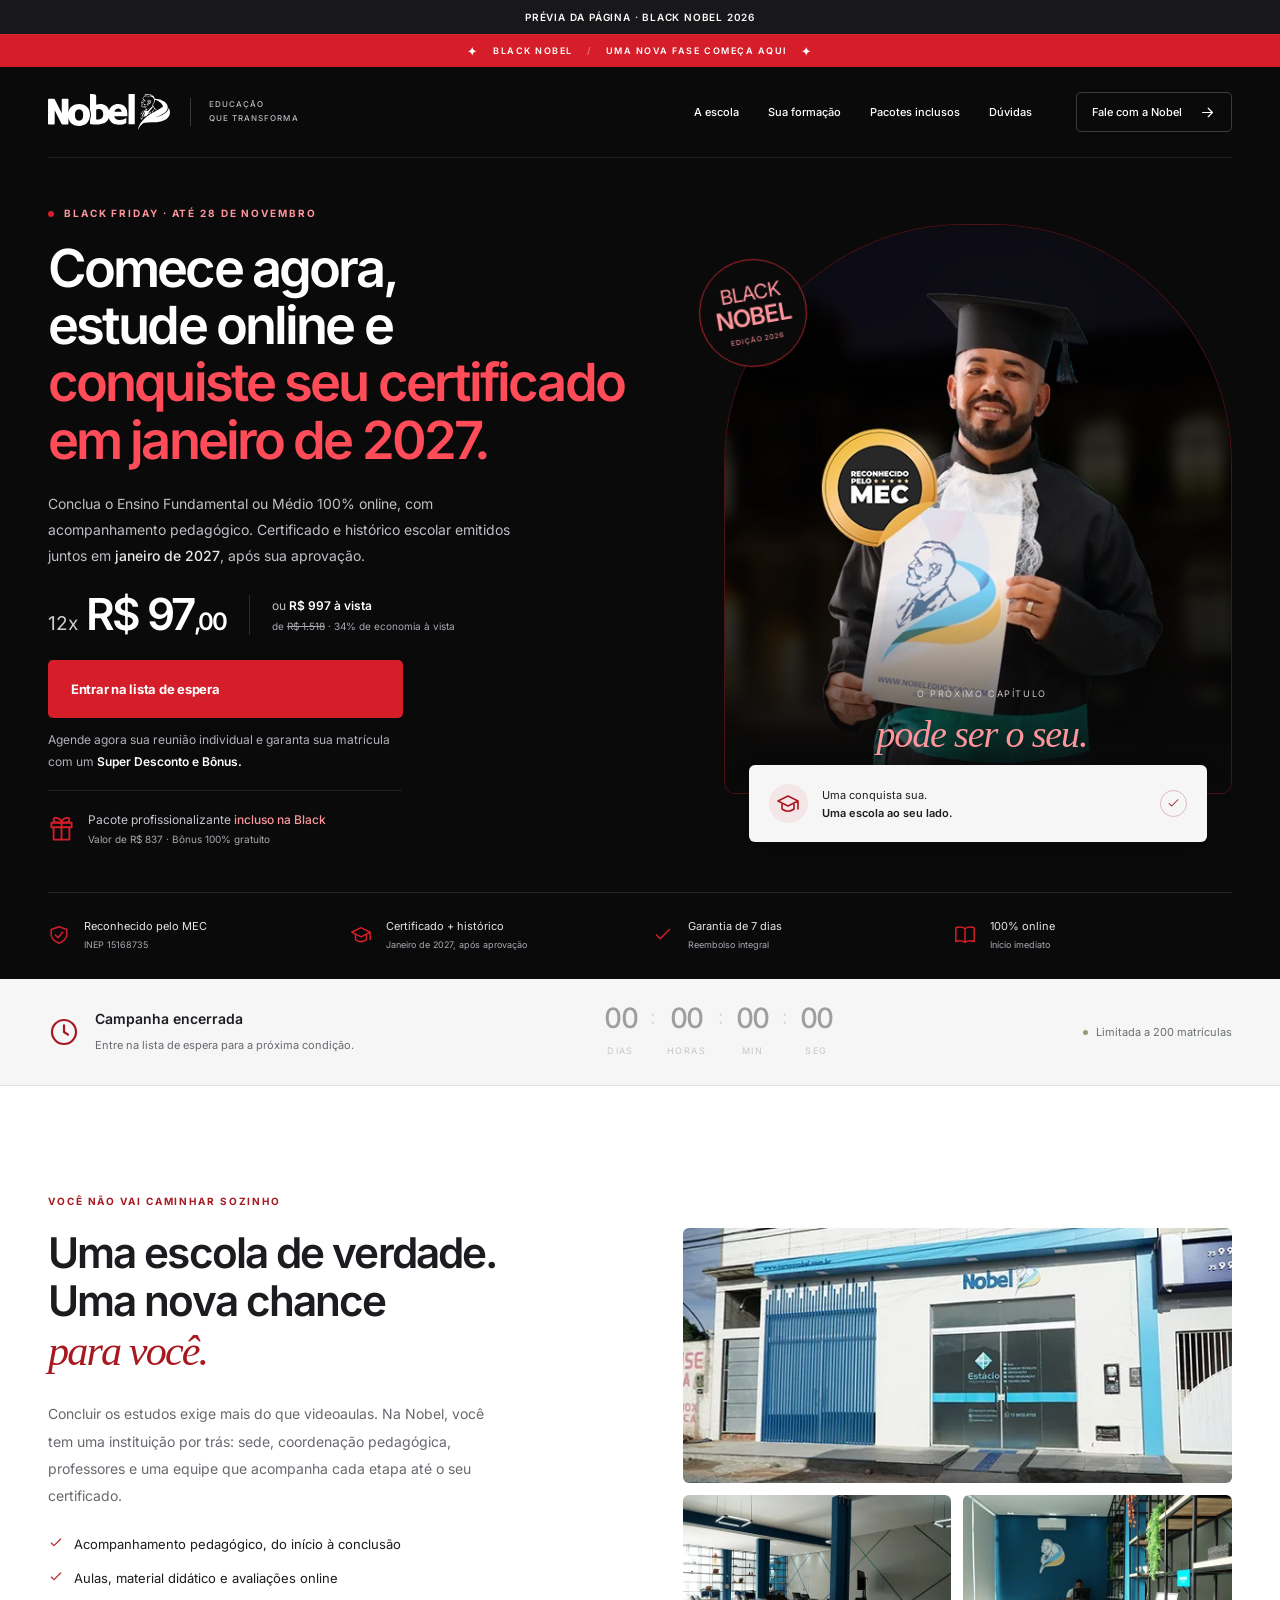
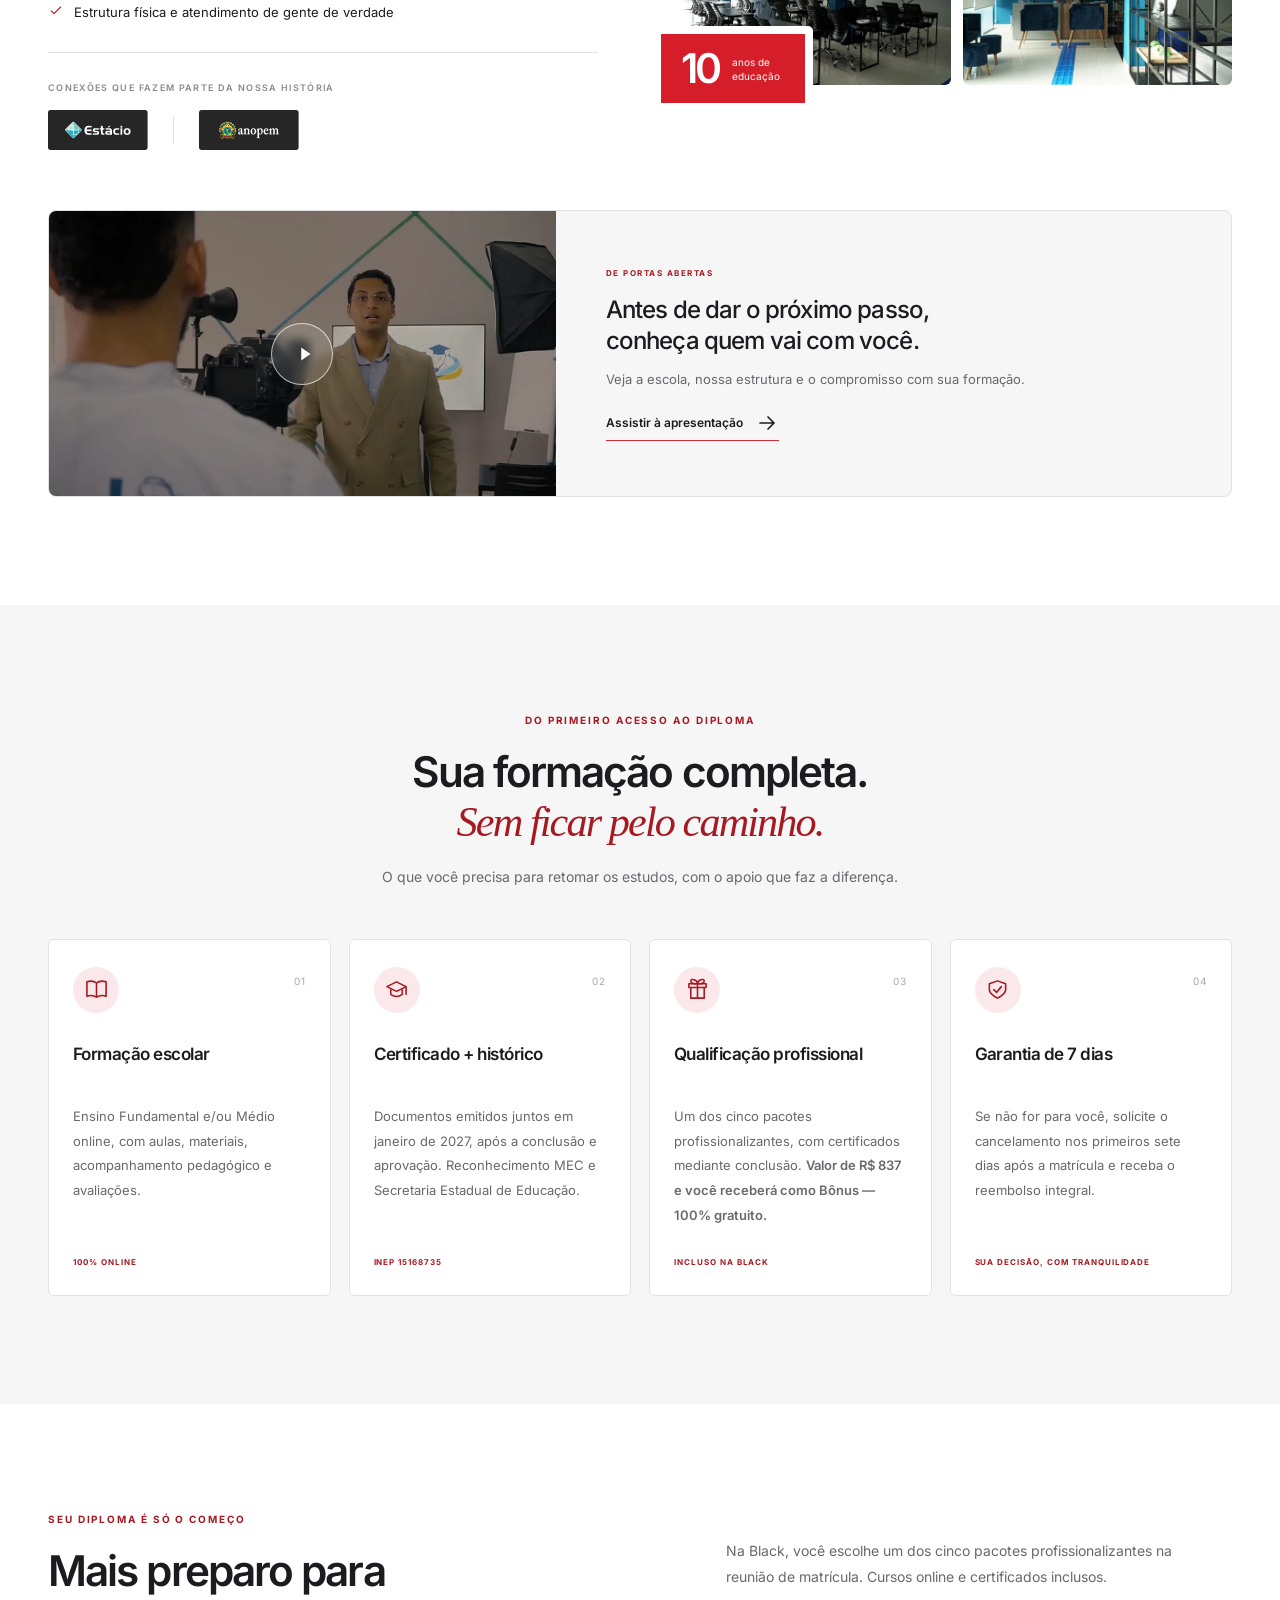
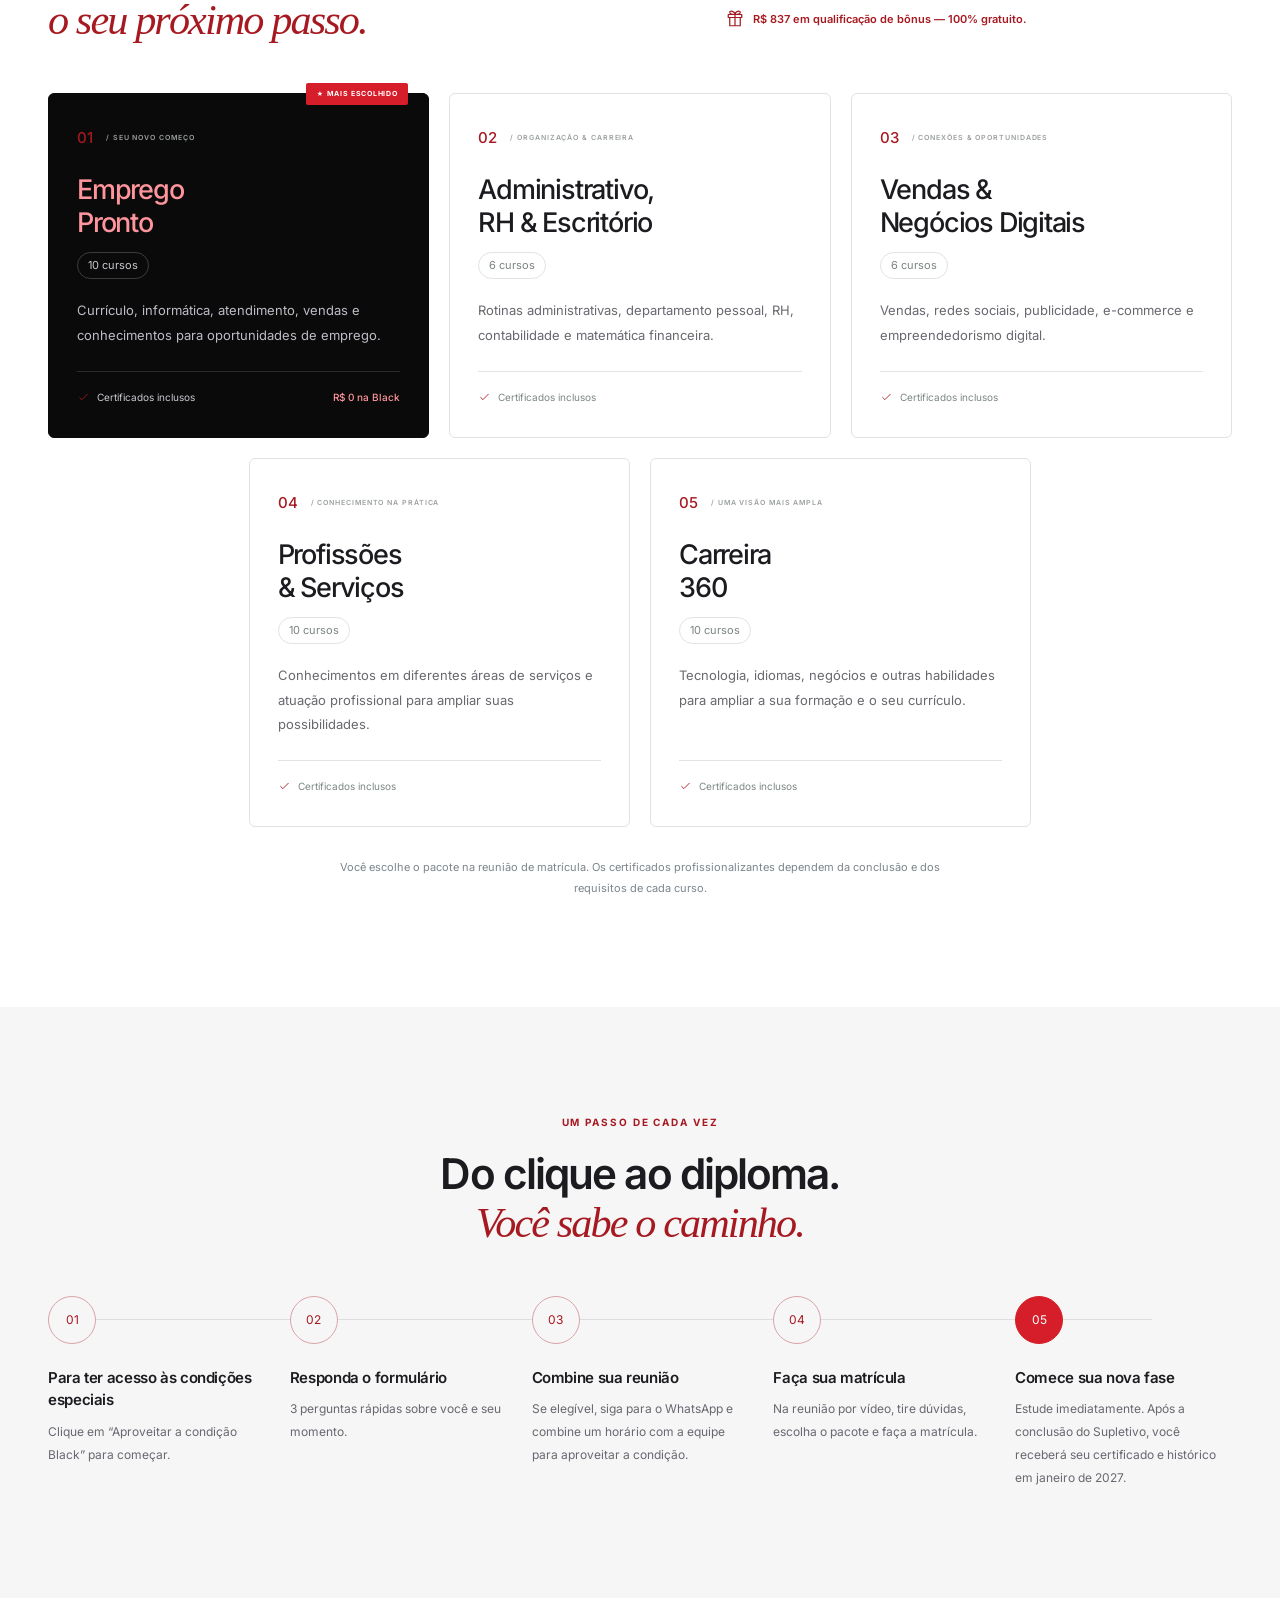
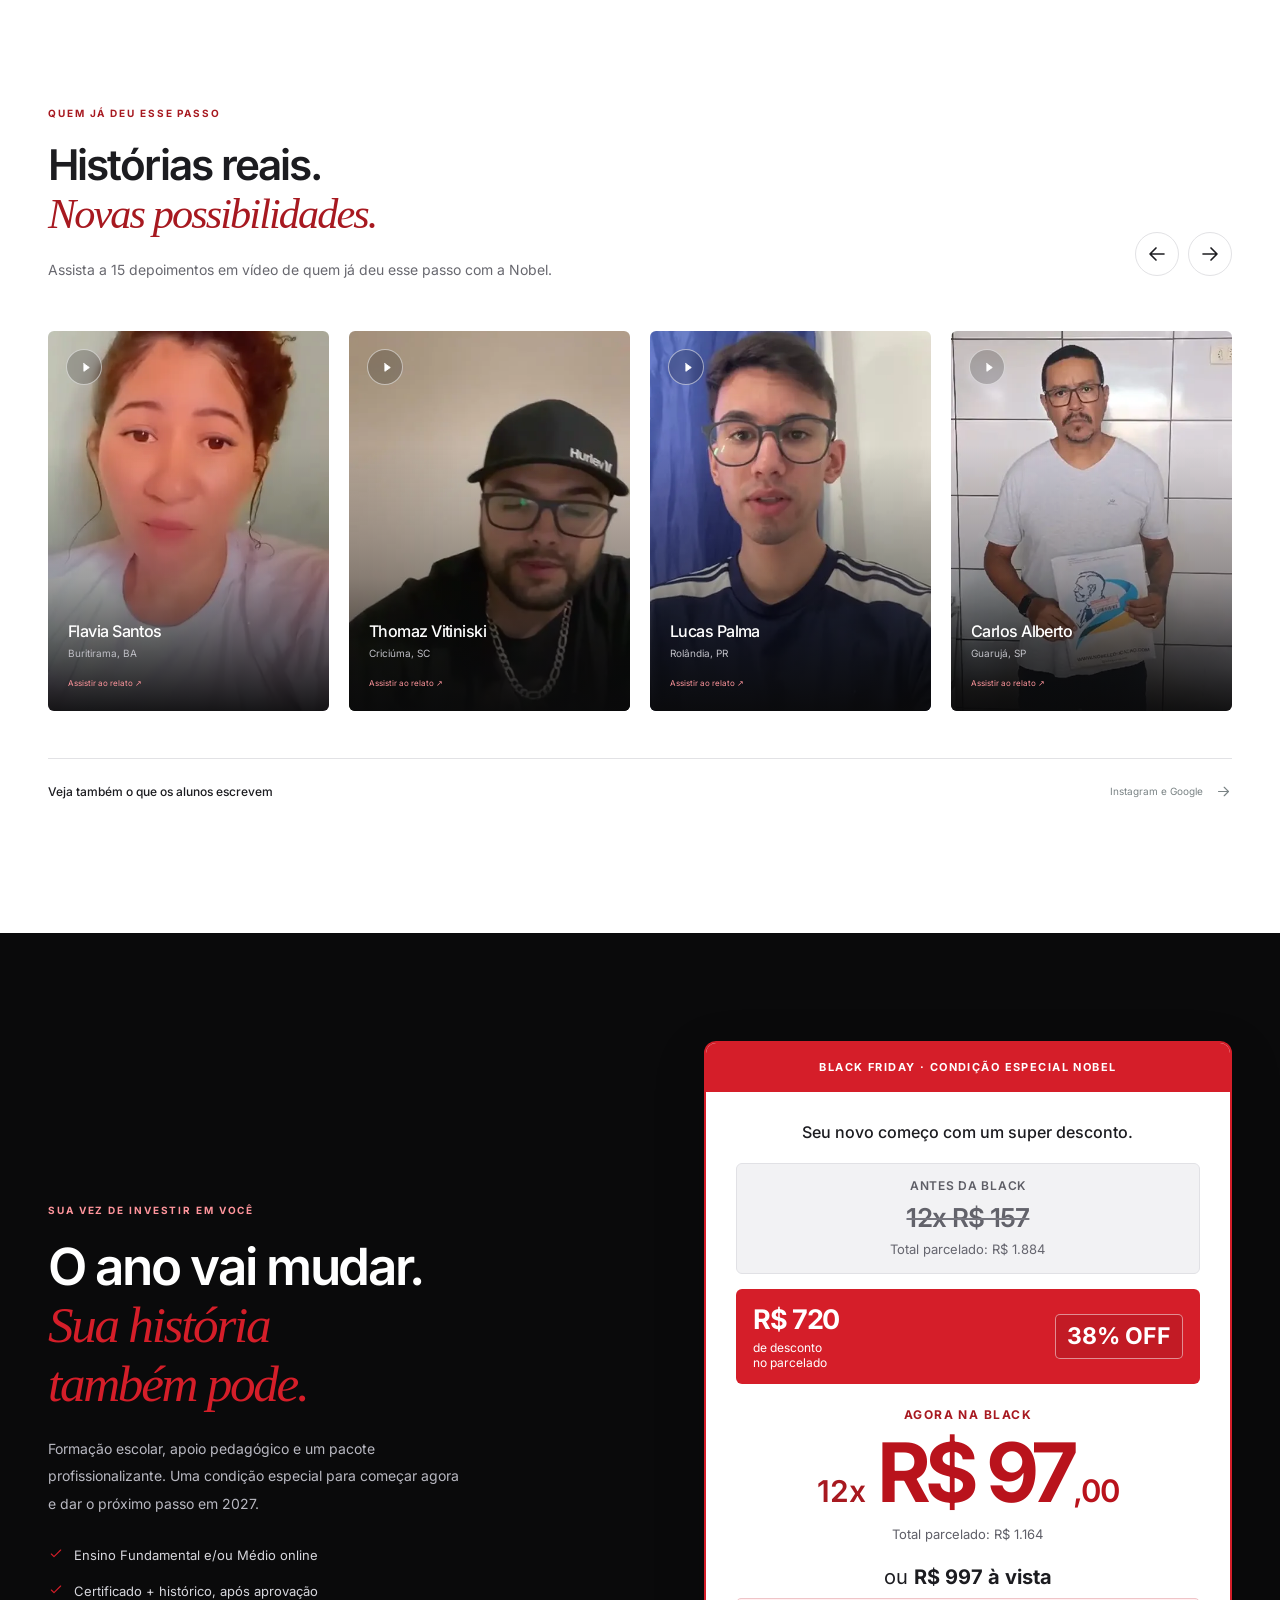
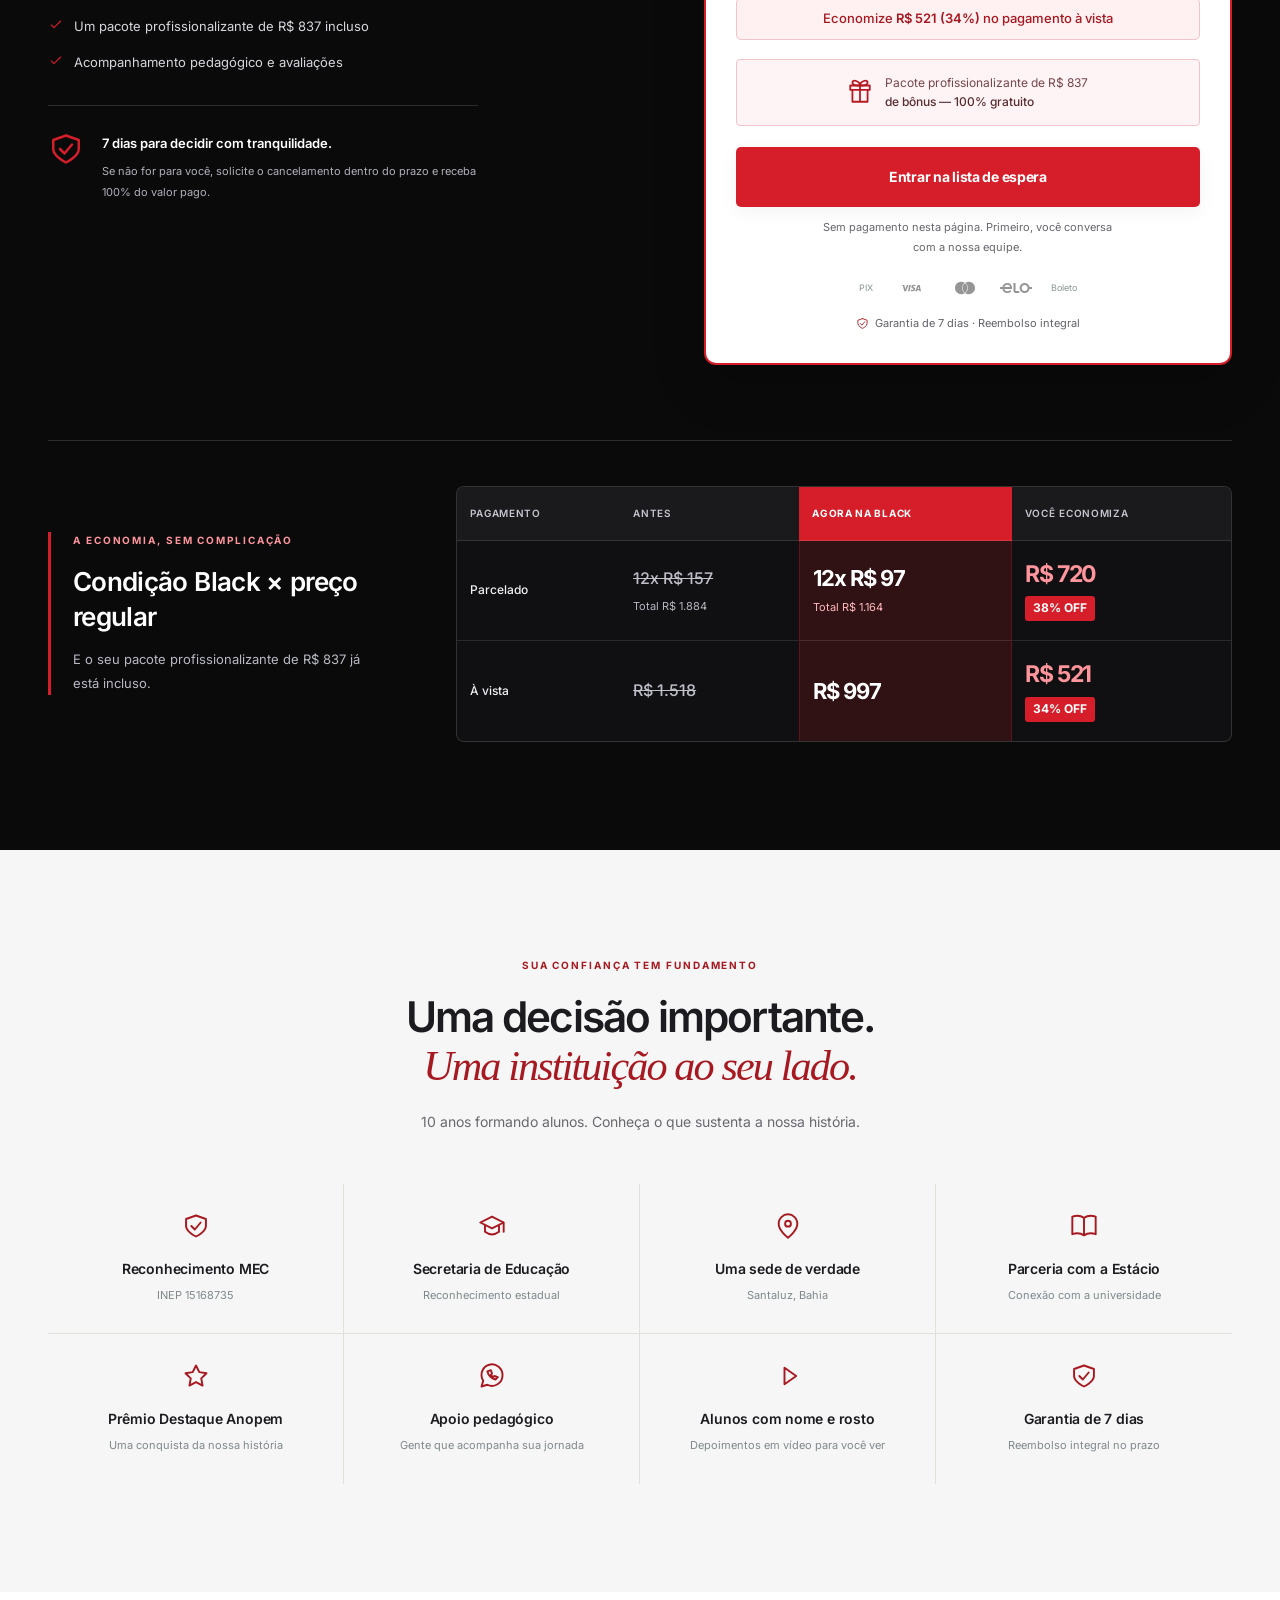
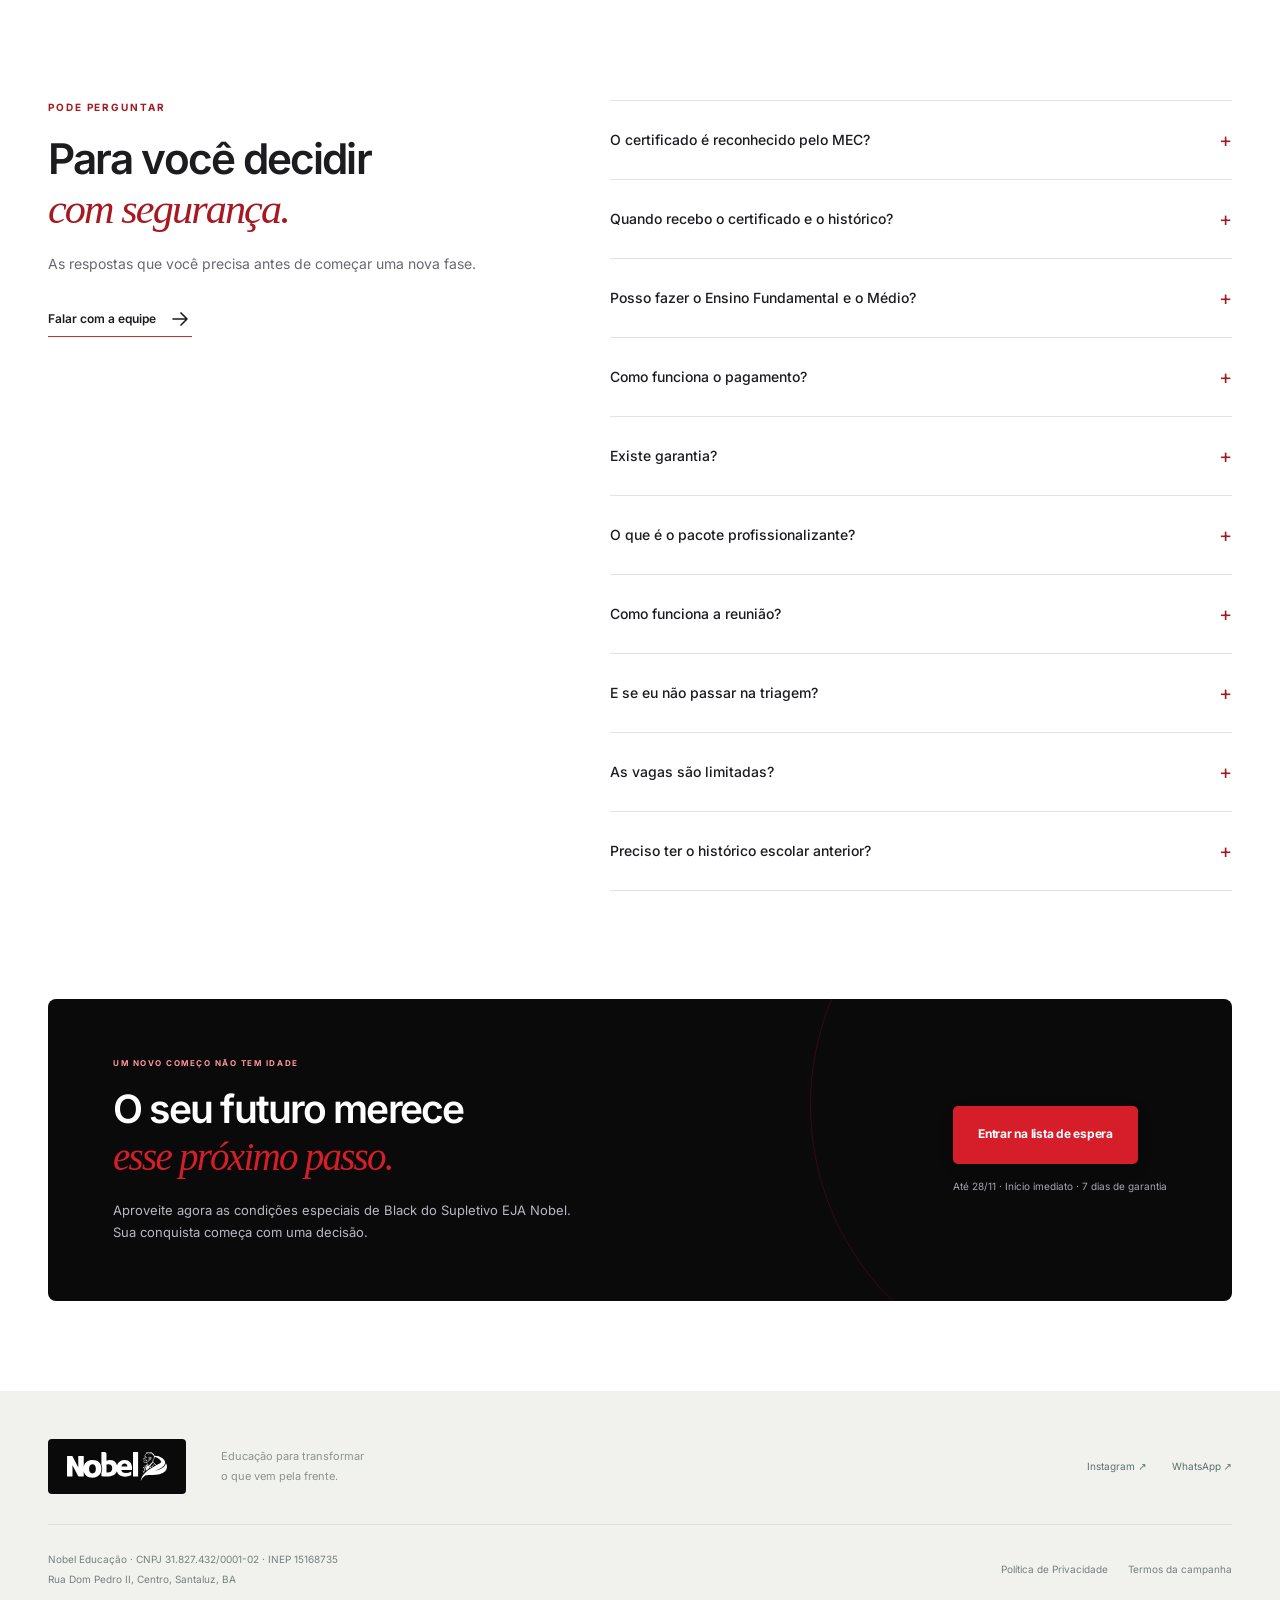
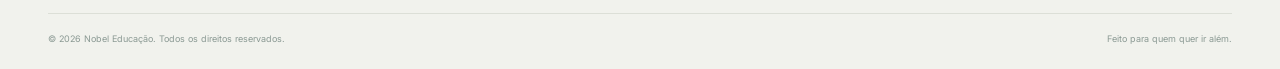
<file: index.html>
<!doctype html>
<html lang="pt-BR">
<head>
  <meta charset="utf-8">
  <meta name="viewport" content="width=device-width, initial-scale=1">
  <meta name="theme-color" content="#090909">
  <title>Prévia — Black Nobel 2026 | Seu certificado em janeiro de 2027</title>
  <meta name="description" content="Conclua o Ensino Fundamental ou Médio online com a Nobel. Black: 12x R$ 97 ou R$ 997 à vista, pacote profissionalizante incluso e acompanhamento pedagógico. Até 28/11/2026.">
  <meta property="og:title" content="Black Nobel — Seu certificado em janeiro de 2027">
  <meta property="og:description" content="Estude online, com acompanhamento. Condição especial até 28 de novembro de 2026.">
  <meta property="og:type" content="website">
  <link rel="icon" href="./assets/favicon.svg" type="image/svg+xml">
  <link rel="preload" href="./assets/inter-regular.woff2" as="font" type="font/woff2" crossorigin>
  <link rel="preload" href="./assets/inter-bold.woff2" as="font" type="font/woff2" crossorigin>
  <link rel="preload" href="./assets/hero-graduados.jpg" as="image">
  <link rel="stylesheet" href="./styles.css">
  <script type="module" src="./app.js"></script>
</head>
<body>
  <aside class="preview-banner" aria-label="Aviso de prévia">PRÉVIA DA PÁGINA · BLACK NOBEL 2026</aside>
  <a class="skip-link" href="#conteudo">Pular para o conteúdo</a>
  <svg class="svg-sprite" xmlns="http://www.w3.org/2000/svg" aria-hidden="true"><defs>
    <symbol id="i-arrow" viewBox="0 0 24 24"><path d="M5 12h14m-6-6 6 6-6 6"/></symbol>
    <symbol id="i-check" viewBox="0 0 24 24"><path d="m5 12 4 4L19 6"/></symbol>
    <symbol id="i-shield" viewBox="0 0 24 24"><path d="M12 3 3.5 6v6c0 5 8.5 9 8.5 9s8.5-4 8.5-9V6L12 3Z"/><path d="m8 12 3 3 5-6"/></symbol>
    <symbol id="i-cap" viewBox="0 0 24 24"><path d="m2 9 10-5 10 5-10 5L2 9Zm4 3v5c4 3 8 3 12 0v-5m4-3v8"/></symbol>
    <symbol id="i-clock" viewBox="0 0 24 24"><circle cx="12" cy="12" r="9"/><path d="M12 7v5l3 2"/></symbol>
    <symbol id="i-gift" viewBox="0 0 24 24"><path d="M3 10h18V6H3v4Zm2 0v11h14V10M12 6v15"/><path d="M12 6C8 6 5 6 5 3c0-3 7-1 7 3Zm0 0c4 0 7 0 7-3 0-3-7-1-7 3Z"/></symbol>
    <symbol id="i-book" viewBox="0 0 24 24"><path d="M12 5C9 3 5 3 2 4v15c3-1 7-1 10 1m0-15c3-2 7-2 10-1v15c-3-1-7-1-10 1V5Z"/></symbol>
    <symbol id="i-pin" viewBox="0 0 24 24"><path d="M20 10c0 6-8 12-8 12S4 16 4 10a8 8 0 1 1 16 0Z"/><circle cx="12" cy="10" r="2.5"/></symbol>
    <symbol id="i-play" viewBox="0 0 24 24"><path d="m9 5 10 7-10 7V5Z"/></symbol>
    <symbol id="i-chat" viewBox="0 0 24 24"><path d="M21 11.5a9 9 0 0 1-13 8L3 21l1.5-5A9 9 0 1 1 21 11.5Z"/><path d="M8 8c1 4 3 6 7 7l2-2-3-1-1 1-2-2 1-1-1-3-3 1Z"/></symbol>
    <symbol id="i-close" viewBox="0 0 24 24"><path d="m6 6 12 12M18 6 6 18"/></symbol>
    <symbol id="i-menu" viewBox="0 0 24 24"><path d="M4 7h16M4 12h16M4 17h16"/></symbol>
    <symbol id="i-star" viewBox="0 0 24 24"><path d="m12 3 2.8 5.7 6.2.9-4.5 4.4 1.1 6.2-5.6-3-5.6 3 1.1-6.2L3 9.6l6.2-.9L12 3Z"/></symbol>
  </defs></svg>
  <div class="announcement"><span class="spark">✦</span> BLACK NOBEL <span class="announcement-divider">/</span> UMA NOVA FASE COMEÇA AQUI <span class="spark">✦</span></div>
  <header class="site-header">
    <div class="container header-inner">
      <a href="#" class="brand" aria-label="Nobel Educação — início"><img src="./assets/logo-nobel.svg" alt="Nobel" width="122" height="40"><span>EDUCAÇÃO<br>QUE TRANSFORMA</span></a>
      <button id="mobile-menu-toggle" class="menu-toggle icon-button" aria-expanded="false" aria-controls="site-navigation" aria-label="Abrir menu"><svg class="icon"><use href="#i-menu"/></svg></button>
      <nav id="site-navigation" aria-label="Navegação principal"><a href="#escola">A escola</a><a href="#formacao">Sua formação</a><a href="#pacotes">Pacotes inclusos</a><a href="#duvidas">Dúvidas</a><a class="header-contact" href="https://wa.me/5575999170827" target="_blank" rel="noopener">Fale com a Nobel <svg class="icon"><use href="#i-arrow"/></svg></a></nav>
    </div>
  </header>
  <main id="conteudo">
    <section id="hero" class="hero" aria-labelledby="hero-heading">
      <div class="container hero-grid">
        <div class="hero-copy">
          <p class="eyebrow light"><span class="status-dot"></span> BLACK FRIDAY · ATÉ 28 DE NOVEMBRO</p>
          <h1 id="hero-heading">Comece agora,<br>estude online e<br><span>conquiste seu certificado<br>em janeiro de 2027.</span></h1>
          <p class="hero-description">Conclua o Ensino Fundamental ou Médio 100% online, com acompanhamento pedagógico. Certificado e histórico escolar emitidos juntos em <strong>janeiro de 2027</strong>, após sua aprovação.</p>
          <div class="hero-price"><div><span class="installments">12x</span><strong>R$ 97<span>,00</span></strong></div><p>ou <b>R$ 997 à vista</b><small>de <s>R$ 1.518</s> · 34% de economia à vista</small></p></div>
          <a href="#triagem" data-enroll class="button button-gold hero-cta">Aproveitar a condição Black <span class="button-arrow"><svg class="icon"><use href="#i-arrow"/></svg></span></a>
          <p class="hero-microcopy">Agende agora sua reunião individual e garanta sua matrícula com um <strong>Super Desconto e Bônus.</strong></p>
          <div class="bonus-pill"><svg class="icon"><use href="#i-gift"/></svg><span>Pacote profissionalizante <b>incluso na Black</b><small>Valor de R$ 837 · Bônus 100% gratuito</small></span></div>
        </div>
        <div class="hero-visual">
          <span class="hero-edition">BLACK<br><b>NOBEL</b><small>EDIÇÃO 2026</small></span>
          <div class="graduate-photo"><img src="./assets/hero-graduados.jpg" alt="Formando da Nobel de beca, segurando seu certificado" width="1920" height="600" fetchpriority="high"><div class="photo-caption"><span>O próximo capítulo</span><strong>pode ser o seu.</strong></div></div>
          <div class="hero-note"><span class="note-icon"><svg class="icon"><use href="#i-cap"/></svg></span><span>Uma conquista sua.<br><strong>Uma escola ao seu lado.</strong></span><span class="note-check"><svg class="icon"><use href="#i-check"/></svg></span></div>
        </div>
      </div>
      <div class="container trust-strip"><span><svg class="icon"><use href="#i-shield"/></svg> Reconhecido pelo MEC <small>INEP 15168735</small></span><span><svg class="icon"><use href="#i-cap"/></svg> Certificado + histórico <small>Janeiro de 2027, após aprovação</small></span><span><svg class="icon"><use href="#i-check"/></svg> Garantia de 7 dias <small>Reembolso integral</small></span><span><svg class="icon"><use href="#i-book"/></svg> 100% online <small>Início imediato</small></span></div>
    </section>
    <section class="deadline-section" aria-label="Prazo da campanha">
      <div class="container deadline-inner"><div class="deadline-copy"><svg class="icon"><use href="#i-clock"/></svg><div><p data-campaign-label>Uma oportunidade. Um prazo.</p><span data-deadline-message>Até 28/11/2026, às 23h59 de Brasília, ou enquanto houver vagas.</span></div></div><div class="countdown" role="timer" aria-label="Tempo restante até o fim da campanha"><div><b data-countdown="days">--</b><span>dias</span></div><i>:</i><div><b data-countdown="hours">--</b><span>horas</span></div><i>:</i><div><b data-countdown="minutes">--</b><span>min</span></div><i>:</i><div><b data-countdown="seconds">--</b><span>seg</span></div></div><span class="seat-note"><span class="status-dot"></span> Limitada a 200 matrículas</span></div>
    </section>
    <section id="escola" class="section school-section">
      <div class="container school-grid"><div class="school-copy"><p class="eyebrow">VOCÊ NÃO VAI CAMINHAR SOZINHO</p><h2>Uma escola de verdade.<br>Uma nova chance<br><em>para você.</em></h2><p>Concluir os estudos exige mais do que videoaulas. Na Nobel, você tem uma instituição por trás: sede, coordenação pedagógica, professores e uma equipe que acompanha cada etapa até o seu certificado.</p><ul class="check-list"><li><svg class="icon"><use href="#i-check"/></svg> Acompanhamento pedagógico, do início à conclusão</li><li><svg class="icon"><use href="#i-check"/></svg> Aulas, material didático e avaliações online</li><li><svg class="icon"><use href="#i-check"/></svg> Estrutura física e atendimento de gente de verdade</li></ul><div class="school-partners"><span>CONEXÕES QUE FAZEM PARTE DA NOSSA HISTÓRIA</span><div><img src="./assets/logo-estacio.png" alt="Universidade Estácio" width="107" height="50" loading="lazy"><span class="partner-separator"></span><img src="./assets/logo-anopem.png" alt="Anopem" width="100" height="50" loading="lazy"></div></div></div><div class="school-collage"><img class="school-photo main-photo" src="./assets/sede-01.webp" alt="Fachada da sede da Nobel Educação em Santaluz, Bahia" width="640" height="480" loading="lazy"><img class="school-photo" src="./assets/sede-02.webp" alt="Espaço de estudos e estrutura da Nobel" width="640" height="480" loading="lazy"><img class="school-photo" src="./assets/sede-03.webp" alt="Recepção da Nobel Educação" width="640" height="480" loading="lazy"><span class="years-badge"><b>10</b><span>anos de<br>educação</span></span></div></div>
      <div class="container"><a href="https://nobeleducacao.com/apn/assets/midia/apresentacao_escola.mp4" class="institutional-video" data-video-src="https://nobeleducacao.com/apn/assets/midia/apresentacao_escola.mp4" data-video-title="Conheça a Nobel Educação" data-video-poster="./assets/apresentacao-poster.webp"><span class="institutional-thumbnail"><img src="./assets/apresentacao-poster.webp" alt="Apresentação em vídeo da Nobel Educação" width="620" height="349" loading="lazy"><span class="play-button"><svg class="icon"><use href="#i-play"/></svg></span></span><span class="institutional-copy"><span class="eyebrow">DE PORTAS ABERTAS</span><strong>Antes de dar o próximo passo,<br>conheça quem vai com você.</strong><span>Veja a escola, nossa estrutura e o compromisso com sua formação.</span><span class="text-link">Assistir à apresentação <svg class="icon"><use href="#i-arrow"/></svg></span></span></a></div>
    </section>
    <section id="formacao" class="section formation-section"><div class="container"><div class="section-heading centered"><p class="eyebrow">DO PRIMEIRO ACESSO AO DIPLOMA</p><h2>Sua formação completa.<br><em>Sem ficar pelo caminho.</em></h2><p>O que você precisa para retomar os estudos, com o apoio que faz a diferença.</p></div><div class="formation-grid">
      <article class="formation-card"><span class="card-icon"><svg class="icon"><use href="#i-book"/></svg></span><span class="card-number">01</span><h3>Formação escolar</h3><p>Ensino Fundamental e/ou Médio online, com aulas, materiais, acompanhamento pedagógico e avaliações.</p><span class="card-detail">100% ONLINE</span></article>
      <article class="formation-card"><span class="card-icon"><svg class="icon"><use href="#i-cap"/></svg></span><span class="card-number">02</span><h3>Certificado + histórico</h3><p>Documentos emitidos juntos em janeiro de 2027, após a conclusão e aprovação. Reconhecimento MEC e Secretaria Estadual de Educação.</p><span class="card-detail">INEP 15168735</span></article>
      <article class="formation-card"><span class="card-icon"><svg class="icon"><use href="#i-gift"/></svg></span><span class="card-number">03</span><h3>Qualificação profissional</h3><p>Um dos cinco pacotes profissionalizantes, com certificados mediante conclusão. <strong>Valor de R$ 837 e você receberá como Bônus — 100% gratuito.</strong></p><span class="card-detail">INCLUSO NA BLACK</span></article>
      <article class="formation-card"><span class="card-icon"><svg class="icon"><use href="#i-shield"/></svg></span><span class="card-number">04</span><h3>Garantia de 7 dias</h3><p>Se não for para você, solicite o cancelamento nos primeiros sete dias após a matrícula e receba o reembolso integral.</p><span class="card-detail">SUA DECISÃO, COM TRANQUILIDADE</span></article>
    </div></div></section>
    <section id="pacotes" class="section packages-section"><div class="container"><div class="section-heading packages-heading"><div><p class="eyebrow">SEU DIPLOMA É SÓ O COMEÇO</p><h2>Mais preparo para<br><em>o seu próximo passo.</em></h2></div><p>Na Black, você escolhe um dos cinco pacotes profissionalizantes na reunião de matrícula. Cursos online e certificados inclusos.<br><span class="included-tag"><svg class="icon"><use href="#i-gift"/></svg> R$ 837 em qualificação de bônus — 100% gratuito.</span></p></div><div class="package-grid">
      <article class="package-card featured"><span class="package-badge">★ MAIS ESCOLHIDO</span><div class="package-index">01 <span>/ SEU NOVO COMEÇO</span></div><h3>Emprego<br>Pronto</h3><span class="course-count">10 cursos</span><p>Currículo, informática, atendimento, vendas e conhecimentos para oportunidades de emprego.</p><div class="package-bottom"><svg class="icon"><use href="#i-check"/></svg> Certificados inclusos <span>R$ 0 na Black</span></div></article>
      <article class="package-card"><div class="package-index">02 <span>/ ORGANIZAÇÃO & CARREIRA</span></div><h3>Administrativo,<br>RH & Escritório</h3><span class="course-count">6 cursos</span><p>Rotinas administrativas, departamento pessoal, RH, contabilidade e matemática financeira.</p><div class="package-bottom"><svg class="icon"><use href="#i-check"/></svg> Certificados inclusos</div></article>
      <article class="package-card"><div class="package-index">03 <span>/ CONEXÕES & OPORTUNIDADES</span></div><h3>Vendas &<br>Negócios Digitais</h3><span class="course-count">6 cursos</span><p>Vendas, redes sociais, publicidade, e-commerce e empreendedorismo digital.</p><div class="package-bottom"><svg class="icon"><use href="#i-check"/></svg> Certificados inclusos</div></article>
      <article class="package-card"><div class="package-index">04 <span>/ CONHECIMENTO NA PRÁTICA</span></div><h3>Profissões<br>& Serviços</h3><span class="course-count">10 cursos</span><p>Conhecimentos em diferentes áreas de serviços e atuação profissional para ampliar suas possibilidades.</p><div class="package-bottom"><svg class="icon"><use href="#i-check"/></svg> Certificados inclusos</div></article>
      <article class="package-card"><div class="package-index">05 <span>/ UMA VISÃO MAIS AMPLA</span></div><h3>Carreira<br>360</h3><span class="course-count">10 cursos</span><p>Tecnologia, idiomas, negócios e outras habilidades para ampliar a sua formação e o seu currículo.</p><div class="package-bottom"><svg class="icon"><use href="#i-check"/></svg> Certificados inclusos</div></article>
    </div><p class="section-footnote">Você escolhe o pacote na reunião de matrícula. Os certificados profissionalizantes dependem da conclusão e dos requisitos de cada curso.</p></div></section>
    <section id="como-funciona" class="section process-section"><div class="container"><div class="section-heading centered"><p class="eyebrow">UM PASSO DE CADA VEZ</p><h2>Do clique ao diploma.<br><em>Você sabe o caminho.</em></h2></div><ol class="timeline"><li><span>01</span><h3>Para ter acesso às condições especiais</h3><p>Clique em “Aproveitar a condição Black” para começar.</p></li><li><span>02</span><h3>Responda o formulário</h3><p>3 perguntas rápidas sobre você e seu momento.</p></li><li><span>03</span><h3>Combine sua reunião</h3><p>Se elegível, siga para o WhatsApp e combine um horário com a equipe para aproveitar a condição.</p></li><li><span>04</span><h3>Faça sua matrícula</h3><p>Na reunião por vídeo, tire dúvidas, escolha o pacote e faça a matrícula.</p></li><li><span>05</span><h3>Comece sua nova fase</h3><p>Estude imediatamente. Após a conclusão do Supletivo, você receberá seu certificado e histórico em janeiro de 2027.</p></li></ol></div></section>
    <section id="depoimentos" class="section testimonials-section"><div class="container"><div class="section-heading testimonials-heading"><div><p class="eyebrow">QUEM JÁ DEU ESSE PASSO</p><h2>Histórias reais.<br><em>Novas possibilidades.</em></h2><p>Assista a 15 depoimentos em vídeo de quem já deu esse passo com a Nobel.</p></div><div class="carousel-controls"><button class="icon-button" data-scroll-target="testimonials-track" data-scroll-direction="prev" aria-label="Depoimentos anteriores"><svg class="icon rotate-arrow"><use href="#i-arrow"/></svg></button><button class="icon-button" data-scroll-target="testimonials-track" data-scroll-direction="next" aria-label="Próximos depoimentos"><svg class="icon"><use href="#i-arrow"/></svg></button></div></div><div id="testimonials-track" class="testimonials-track" tabindex="0" aria-label="Depoimentos em vídeo da Nobel">
      <!-- Relatos identificados na referência original aparecem primeiro. -->
      <a href="https://nobeleducacao.com/apn/assets/midia/pg-depoimento-01.mp4" class="story-card" data-video-src="https://nobeleducacao.com/apn/assets/midia/pg-depoimento-01.mp4" data-video-title="Flavia Santos — Buritirama, BA" data-video-poster="./assets/depoimento-flavia.webp"><img src="./assets/depoimento-flavia.webp" alt="Flavia Santos, aluna formada da Nobel" width="360" height="480" loading="lazy"><span class="story-play"><svg class="icon"><use href="#i-play"/></svg></span><span class="story-caption"><strong>Flavia Santos</strong><span>Buritirama, BA</span><small>Assistir ao relato ↗</small></span></a>
      <a href="https://nobeleducacao.com/apn/assets/midia/pg-depoimento-02.mp4" class="story-card" data-video-src="https://nobeleducacao.com/apn/assets/midia/pg-depoimento-02.mp4" data-video-title="Thomaz Vitiniski — Criciúma, SC" data-video-poster="./assets/depoimento-thomaz.webp"><img src="./assets/depoimento-thomaz.webp" alt="Thomaz Vitiniski, aluno formado da Nobel" width="360" height="480" loading="lazy"><span class="story-play"><svg class="icon"><use href="#i-play"/></svg></span><span class="story-caption"><strong>Thomaz Vitiniski</strong><span>Criciúma, SC</span><small>Assistir ao relato ↗</small></span></a>
      <a href="https://nobeleducacao.com/apn/assets/midia/pg-depoimento-03.mp4" class="story-card" data-video-src="https://nobeleducacao.com/apn/assets/midia/pg-depoimento-03.mp4" data-video-title="Lucas Palma — Rolândia, PR" data-video-poster="./assets/depoimento-lucas.webp"><img src="./assets/depoimento-lucas.webp" alt="Lucas Palma, aluno formado da Nobel" width="360" height="480" loading="lazy"><span class="story-play"><svg class="icon"><use href="#i-play"/></svg></span><span class="story-caption"><strong>Lucas Palma</strong><span>Rolândia, PR</span><small>Assistir ao relato ↗</small></span></a>
      <a href="https://nobeleducacao.com/apn/assets/midia/pg-depoimento-04.mp4" class="story-card" data-video-src="https://nobeleducacao.com/apn/assets/midia/pg-depoimento-04.mp4" data-video-title="Carlos Alberto — Guarujá, SP" data-video-poster="./assets/depoimento-carlos.webp"><img src="./assets/depoimento-carlos.webp" alt="Carlos Alberto, aluno formado da Nobel" width="360" height="480" loading="lazy"><span class="story-play"><svg class="icon"><use href="#i-play"/></svg></span><span class="story-caption"><strong>Carlos Alberto</strong><span>Guarujá, SP</span><small>Assistir ao relato ↗</small></span></a>
      <a href="https://nobeleducacao.com/apn/assets/midia/pg-depoimento-05.mp4" class="story-card" data-video-src="https://nobeleducacao.com/apn/assets/midia/pg-depoimento-05.mp4" data-video-title="Jenyffer — Rio de Janeiro, RJ" data-video-poster="./assets/depoimento-jenyffer.webp"><img src="./assets/depoimento-jenyffer.webp" alt="Jenyffer, aluna formada da Nobel" width="360" height="480" loading="lazy"><span class="story-play"><svg class="icon"><use href="#i-play"/></svg></span><span class="story-caption"><strong>Jenyffer</strong><span>Rio de Janeiro, RJ</span><small>Assistir ao relato ↗</small></span></a>
      <a href="https://nobeleducacao.com/apn/assets/midia/pg-depoimento-08.mp4" class="story-card" data-video-src="https://nobeleducacao.com/apn/assets/midia/pg-depoimento-08.mp4" data-video-title="Renata — Portugal" data-video-poster="./assets/depoimento-renata.webp"><img src="./assets/depoimento-renata.webp" alt="Renata, aluna formada da Nobel em Portugal" width="360" height="480" loading="lazy"><span class="story-play"><svg class="icon"><use href="#i-play"/></svg></span><span class="story-caption"><strong>Renata</strong><span>Portugal</span><small>Assistir ao relato ↗</small></span></a>
      <!-- Relatos sem identificação confirmada exibem a marca e a duração. -->
      <a class="story-card" data-local-testimonial href="./assets/videos/depoimento-extra-01.mp4" data-video-src="./assets/videos/depoimento-extra-01.mp4" data-video-title="Supletivo EJA Nobel — relato em vídeo" data-video-poster="./assets/depoimento-extra-01.webp" aria-label="Assistir ao relato do Supletivo EJA Nobel, duração 0:22"><img src="./assets/depoimento-extra-01.webp" alt="Capa de relato em vídeo do Supletivo EJA Nobel" width="360" height="640" loading="lazy"><span class="story-play"><svg class="icon"><use href="#i-play"/></svg></span><span class="story-caption"><span>Supletivo EJA Nobel</span><small>Assistir ao relato · 0:22 ↗</small></span></a>
      <a class="story-card" data-local-testimonial href="./assets/videos/depoimento-extra-02.mp4" data-video-src="./assets/videos/depoimento-extra-02.mp4" data-video-title="Supletivo EJA Nobel — relato em vídeo" data-video-poster="./assets/depoimento-extra-02.webp" aria-label="Assistir ao relato do Supletivo EJA Nobel, duração 0:49"><img src="./assets/depoimento-extra-02.webp" alt="Capa de relato em vídeo do Supletivo EJA Nobel" width="360" height="640" loading="lazy"><span class="story-play"><svg class="icon"><use href="#i-play"/></svg></span><span class="story-caption"><span>Supletivo EJA Nobel</span><small>Assistir ao relato · 0:49 ↗</small></span></a>
      <a class="story-card" data-local-testimonial href="./assets/videos/depoimento-extra-03.mp4" data-video-src="./assets/videos/depoimento-extra-03.mp4" data-video-title="Supletivo EJA Nobel — relato em vídeo" data-video-poster="./assets/depoimento-extra-03.webp" aria-label="Assistir ao relato do Supletivo EJA Nobel, duração 1:08"><img src="./assets/depoimento-extra-03.webp" alt="Capa de relato em vídeo do Supletivo EJA Nobel" width="360" height="640" loading="lazy"><span class="story-play"><svg class="icon"><use href="#i-play"/></svg></span><span class="story-caption"><span>Supletivo EJA Nobel</span><small>Assistir ao relato · 1:08 ↗</small></span></a>
      <a class="story-card" data-local-testimonial href="./assets/videos/depoimento-extra-04.mp4" data-video-src="./assets/videos/depoimento-extra-04.mp4" data-video-title="Supletivo EJA Nobel — relato em vídeo" data-video-poster="./assets/depoimento-extra-04.webp" aria-label="Assistir ao relato do Supletivo EJA Nobel, duração 1:10"><img src="./assets/depoimento-extra-04.webp" alt="Capa de relato em vídeo do Supletivo EJA Nobel" width="360" height="640" loading="lazy"><span class="story-play"><svg class="icon"><use href="#i-play"/></svg></span><span class="story-caption"><span>Supletivo EJA Nobel</span><small>Assistir ao relato · 1:10 ↗</small></span></a>
      <a class="story-card" data-local-testimonial href="./assets/videos/depoimento-extra-05.mp4" data-video-src="./assets/videos/depoimento-extra-05.mp4" data-video-title="Supletivo EJA Nobel — relato em vídeo" data-video-poster="./assets/depoimento-extra-05.webp" aria-label="Assistir ao relato do Supletivo EJA Nobel, duração 1:00"><img src="./assets/depoimento-extra-05.webp" alt="Capa de relato em vídeo do Supletivo EJA Nobel" width="360" height="640" loading="lazy"><span class="story-play"><svg class="icon"><use href="#i-play"/></svg></span><span class="story-caption"><span>Supletivo EJA Nobel</span><small>Assistir ao relato · 1:00 ↗</small></span></a>
      <a class="story-card" data-local-testimonial href="./assets/videos/depoimento-extra-08.mp4" data-video-src="./assets/videos/depoimento-extra-08.mp4" data-video-title="Supletivo EJA Nobel — relato em vídeo" data-video-poster="./assets/depoimento-extra-08.webp" aria-label="Assistir ao relato do Supletivo EJA Nobel, duração 1:39"><img src="./assets/depoimento-extra-08.webp" alt="Capa de relato em vídeo do Supletivo EJA Nobel" width="360" height="640" loading="lazy"><span class="story-play"><svg class="icon"><use href="#i-play"/></svg></span><span class="story-caption"><span>Supletivo EJA Nobel</span><small>Assistir ao relato · 1:39 ↗</small></span></a>
      <a class="story-card" data-local-testimonial href="./assets/videos/depoimento-extra-09.mp4" data-video-src="./assets/videos/depoimento-extra-09.mp4" data-video-title="Supletivo EJA Nobel — relato em vídeo" data-video-poster="./assets/depoimento-extra-09.webp" aria-label="Assistir ao relato do Supletivo EJA Nobel, duração 1:02"><img src="./assets/depoimento-extra-09.webp" alt="Capa de relato em vídeo do Supletivo EJA Nobel" width="360" height="640" loading="lazy"><span class="story-play"><svg class="icon"><use href="#i-play"/></svg></span><span class="story-caption"><span>Supletivo EJA Nobel</span><small>Assistir ao relato · 1:02 ↗</small></span></a>
      <a class="story-card" data-local-testimonial href="./assets/videos/depoimento-extra-10.mp4" data-video-src="./assets/videos/depoimento-extra-10.mp4" data-video-title="Supletivo EJA Nobel — relato em vídeo" data-video-poster="./assets/depoimento-extra-10.webp" aria-label="Assistir ao relato do Supletivo EJA Nobel, duração 0:28"><img src="./assets/depoimento-extra-10.webp" alt="Capa de relato em vídeo do Supletivo EJA Nobel" width="360" height="640" loading="lazy"><span class="story-play"><svg class="icon"><use href="#i-play"/></svg></span><span class="story-caption"><span>Supletivo EJA Nobel</span><small>Assistir ao relato · 0:28 ↗</small></span></a>
      <a class="story-card" data-local-testimonial href="./assets/videos/depoimento-extra-11.mp4" data-video-src="./assets/videos/depoimento-extra-11.mp4" data-video-title="Supletivo EJA Nobel — relato em vídeo" data-video-poster="./assets/depoimento-extra-11.webp" aria-label="Assistir ao relato do Supletivo EJA Nobel, duração 1:02"><img src="./assets/depoimento-extra-11.webp" alt="Capa de relato em vídeo do Supletivo EJA Nobel" width="360" height="640" loading="lazy"><span class="story-play"><svg class="icon"><use href="#i-play"/></svg></span><span class="story-caption"><span>Supletivo EJA Nobel</span><small>Assistir ao relato · 1:02 ↗</small></span></a>
    
    </div><details class="prints-disclosure"><summary>Veja também o que os alunos escrevem <span>Instagram e Google <svg class="icon"><use href="#i-arrow"/></svg></span></summary><div class="prints-grid">
      <button data-lightbox="./assets/print-instagram-01.webp" data-caption="Mensagem de aluno no Instagram da Nobel"><img src="./assets/print-instagram-01.webp" alt="Mensagem publicada por aluno no Instagram da Nobel — toque para ampliar" loading="lazy" width="350" height="400"><span>Instagram · Ampliar ↗</span></button>
      <button data-lightbox="./assets/print-google-01.webp" data-caption="Avaliação publicada no Google"><img src="./assets/print-google-01.webp" alt="Avaliação publicada no Google sobre a Nobel — toque para ampliar" loading="lazy" width="350" height="400"><span>Google · Ampliar ↗</span></button>
      <button data-lightbox="./assets/print-instagram-02.webp" data-caption="Mensagem de aluno no Instagram da Nobel"><img src="./assets/print-instagram-02.webp" alt="Depoimento de aluno no Instagram da Nobel — toque para ampliar" loading="lazy" width="350" height="400"><span>Instagram · Ampliar ↗</span></button>
      <button data-lightbox="./assets/print-google-02.webp" data-caption="Avaliação publicada no Google"><img src="./assets/print-google-02.webp" alt="Avaliação da escola no Google — toque para ampliar" loading="lazy" width="350" height="400"><span>Google · Ampliar ↗</span></button>
      <button data-lightbox="./assets/print-instagram-03.webp" data-caption="Mensagem de aluno no Instagram da Nobel"><img src="./assets/print-instagram-03.webp" alt="Comentário de aluno no Instagram da Nobel — toque para ampliar" loading="lazy" width="350" height="400"><span>Instagram · Ampliar ↗</span></button>
      <button data-lightbox="./assets/print-google-03.webp" data-caption="Avaliação publicada no Google"><img src="./assets/print-google-03.webp" alt="Relato publicado na avaliação Google da Nobel — toque para ampliar" loading="lazy" width="350" height="400"><span>Google · Ampliar ↗</span></button>
    </div></details></div></section>
    <section id="oferta" class="section offer-section"><div class="container"><div class="offer-grid"><div class="offer-copy"><p class="eyebrow light">SUA VEZ DE INVESTIR EM VOCÊ</p><h2>O ano vai mudar.<br><em>Sua história<br>também pode.</em></h2><p>Formação escolar, apoio pedagógico e um pacote profissionalizante. Uma condição especial para começar agora e dar o próximo passo em 2027.</p><ul class="check-list"><li><svg class="icon"><use href="#i-check"/></svg> Ensino Fundamental e/ou Médio online</li><li><svg class="icon"><use href="#i-check"/></svg> Certificado + histórico, após aprovação</li><li><svg class="icon"><use href="#i-check"/></svg> Um pacote profissionalizante de R$ 837 incluso</li><li><svg class="icon"><use href="#i-check"/></svg> Acompanhamento pedagógico e avaliações</li></ul><div class="offer-guarantee"><svg class="icon"><use href="#i-shield"/></svg><p><b>7 dias para decidir com tranquilidade.</b><span>Se não for para você, solicite o cancelamento dentro do prazo e receba 100% do valor pago.</span></p></div></div><div class="price-card">
          <span class="price-card-label">BLACK FRIDAY · CONDIÇÃO ESPECIAL NOBEL</span>
          <div class="price-card-inner">
            <p>Seu novo começo com um super desconto.</p>
            <div class="price-regular-block">
              <span class="price-regular-caption">ANTES DA BLACK</span>
              <s class="price-regular-value">12x R$ 157</s>
              <small class="price-regular-note">Total parcelado: R$ 1.884</small>
            </div>
            <div class="offer-discount-badge"><strong>R$ 720</strong><span>de desconto<br>no parcelado</span><b>38% OFF</b></div>
            <span class="price-current-caption">AGORA NA BLACK</span>
            <div class="offer-price"><span>12x</span><strong>R$ 97<small>,00</small></strong></div>
            <p class="price-total">Total parcelado: R$ 1.164</p>
            <div class="cash-price">ou <b>R$ 997 à vista</b></div>
            <p class="cash-saving">Economize <strong>R$ 521 (34%)</strong> no pagamento à vista</p>
            <div class="price-bonus"><svg class="icon"><use href="#i-gift"/></svg><span>Pacote profissionalizante de R$ 837<br><b>de bônus — 100% gratuito</b></span></div>
            <a href="#triagem" data-enroll class="button button-gold">Aproveitar a condição Black <svg class="icon"><use href="#i-arrow"/></svg></a>
            <p class="price-microcopy">Sem pagamento nesta página. Primeiro, você conversa com a nossa equipe.</p>
            <div class="payment-methods"><span>PIX</span><img src="./assets/pagamento-visa.svg" alt="Visa" width="38" height="22" loading="lazy"><img src="./assets/pagamento-mastercard.svg" alt="Mastercard" width="32" height="22" loading="lazy"><img src="./assets/pagamento-elo.svg" alt="Elo" width="32" height="22" loading="lazy"><span>Boleto</span></div>
            <div class="price-secure"><svg class="icon"><use href="#i-shield"/></svg> Garantia de 7 dias · Reembolso integral</div>
          </div>
        </div>
      </div>
      <div class="savings"><div><p class="eyebrow light">A ECONOMIA, SEM COMPLICAÇÃO</p><h3>Condição Black × preço regular</h3><p>E o seu pacote profissionalizante de R$ 837 já está incluso.</p></div><div class="table-scroll"><table>
              <caption class="sr-only">Preço antes e agora na Black Nobel, com a economia em cada forma de pagamento</caption>
              <thead><tr><th scope="col">Pagamento</th><th scope="col">Antes</th><th scope="col" class="black-table-heading">Agora na Black</th><th scope="col">Você economiza</th></tr></thead>
              <tbody>
                <tr><th scope="row">Parcelado</th><td class="regular-table-price"><s>12x R$ 157</s><small>Total R$ 1.884</small></td><td class="black-table-price"><strong>12x R$ 97</strong><small>Total R$ 1.164</small></td><td class="economy-table-price"><strong>R$ 720</strong><b>38% OFF</b></td></tr>
                <tr><th scope="row">À vista</th><td class="regular-table-price"><s>R$ 1.518</s></td><td class="black-table-price"><strong>R$ 997</strong></td><td class="economy-table-price"><strong>R$ 521</strong><b>34% OFF</b></td></tr>
              </tbody>
            </table></div></div></div></section>
    <section class="section credibility-section"><div class="container"><div class="section-heading centered"><p class="eyebrow">SUA CONFIANÇA TEM FUNDAMENTO</p><h2>Uma decisão importante.<br><em>Uma instituição ao seu lado.</em></h2><p>10 anos formando alunos. Conheça o que sustenta a nossa história.</p></div><div class="credibility-grid"><article><svg class="icon"><use href="#i-shield"/></svg><h3>Reconhecimento MEC</h3><p>INEP 15168735</p></article><article><svg class="icon"><use href="#i-cap"/></svg><h3>Secretaria de Educação</h3><p>Reconhecimento estadual</p></article><article><svg class="icon"><use href="#i-pin"/></svg><h3>Uma sede de verdade</h3><p>Santaluz, Bahia</p></article><article><svg class="icon"><use href="#i-book"/></svg><h3>Parceria com a Estácio</h3><p>Conexão com a universidade</p></article><article><svg class="icon"><use href="#i-star"/></svg><h3>Prêmio Destaque Anopem</h3><p>Uma conquista da nossa história</p></article><article><svg class="icon"><use href="#i-chat"/></svg><h3>Apoio pedagógico</h3><p>Gente que acompanha sua jornada</p></article><article><svg class="icon"><use href="#i-play"/></svg><h3>Alunos com nome e rosto</h3><p>Depoimentos em vídeo para você ver</p></article><article><svg class="icon"><use href="#i-shield"/></svg><h3>Garantia de 7 dias</h3><p>Reembolso integral no prazo</p></article></div></div></section>
    <section id="duvidas" class="section faq-section"><div class="container faq-layout"><div class="section-heading"><p class="eyebrow">PODE PERGUNTAR</p><h2>Para você decidir<br><em>com segurança.</em></h2><p>As respostas que você precisa antes de começar uma nova fase.</p><a href="https://wa.me/5575999170827" target="_blank" rel="noopener" class="text-link">Falar com a equipe <svg class="icon"><use href="#i-arrow"/></svg></a></div><div class="faq-list">
      <details><summary>O certificado é reconhecido pelo MEC?<span>+</span></summary><p>Sim. A Nobel é reconhecida pelo MEC (INEP 15168735) e pela Secretaria Estadual de Educação. O certificado tem validade em todo o território nacional.</p></details>
      <details><summary>Quando recebo o certificado e o histórico?<span>+</span></summary><p>Para alunos matriculados na Black, os dois documentos são emitidos juntos em janeiro de 2027, após a conclusão das etapas e aprovação. A equipe orienta sobre a entrega dos documentos na reunião.</p></details>
      <details><summary>Posso fazer o Ensino Fundamental e o Médio?<span>+</span></summary><p>Sim. A condição Black vale para os dois níveis. Na reunião, a equipe verifica sua situação escolar e orienta sobre o caminho de formação adequado para você.</p></details>
      <details><summary>Como funciona o pagamento?<span>+</span></summary><p>A condição é de 12 parcelas de R$ 97 no cartão (total de R$ 1.164) ou R$ 997 à vista. O pagamento é tratado na matrícula com a equipe. Você não paga nada para responder à triagem ou agendar a reunião.</p></details>
      <details><summary>Existe garantia?<span>+</span></summary><p>Sim. Você tem sete dias após a matrícula para solicitar o cancelamento, com reembolso integral do valor pago. Entre em contato com a equipe pelo WhatsApp para receber orientação.</p></details>
      <details><summary>O que é o pacote profissionalizante?<span>+</span></summary><p>São cinco opções de pacotes de cursos online com certificados. Você escolhe um na reunião de matrícula. O pacote tem valor de R$ 837 e, na Black, você recebe como bônus — 100% gratuito. Os certificados dependem da conclusão dos cursos e seus requisitos.</p></details>
      <details><summary>Como funciona a reunião?<span>+</span></summary><p>A reunião é individual, por vídeo, com um membro da nossa equipe. Após responder às três perguntas, se elegível, você segue direto para o WhatsApp para combinar o horário. É o momento de tirar dúvidas, conhecer a escola, escolher o pacote e concluir a matrícula.</p></details>
      <details><summary>E se eu não passar na triagem?<span>+</span></summary><p>Esta condição atende pessoas de 18 anos ou mais que precisam concluir os estudos, podem assumir o investimento e querem começar agora. Se este não for o seu momento, você pode falar com a equipe pelos canais oficiais para conhecer outras condições.</p></details>
      <details><summary>As vagas são limitadas?<span>+</span></summary><p>Sim. A campanha é limitada a 200 matrículas e termina em 28 de novembro de 2026, às 23h59 de Brasília, ou antes, caso as vagas se esgotem.</p></details>
      <details><summary>Preciso ter o histórico escolar anterior?<span>+</span></summary><p>A equipe verifica sua situação escolar na reunião e orienta você sobre a documentação necessária para a matrícula e a formação.</p></details>
    </div></div></section>
    <section class="final-section"><div class="container final-card"><div><p class="eyebrow light">UM NOVO COMEÇO NÃO TEM IDADE</p><h2>O seu futuro merece<br><em>esse próximo passo.</em></h2><p>Aproveite agora as condições especiais de Black do Supletivo EJA Nobel.<br>Sua conquista começa com uma decisão.</p></div><div><a href="#triagem" data-enroll class="button button-gold">Quero aproveitar a Black <svg class="icon"><use href="#i-arrow"/></svg></a><span class="final-note">Até 28/11 · Início imediato · 7 dias de garantia</span></div></div></section>
  </main>
  <footer class="site-footer"><div class="container"><div class="footer-top"><a href="#" class="brand" aria-label="Nobel Educação — início"><img src="./assets/logo-nobel.svg" alt="Nobel Educação" width="122" height="40"></a><p>Educação para transformar<br>o que vem pela frente.</p><div><a href="https://www.instagram.com/supletivoejanobel/" target="_blank" rel="noopener">Instagram ↗</a><a href="https://wa.me/5575999170827" target="_blank" rel="noopener">WhatsApp ↗</a></div></div><div class="footer-info"><p>Nobel Educação · CNPJ 31.827.432/0001-02 · INEP 15168735<br>Rua Dom Pedro II, Centro, Santaluz, BA</p><p><a href="./privacidade.html">Política de Privacidade</a><a href="./termos.html">Termos da campanha</a></p></div><div class="footer-bottom"><span>© 2026 Nobel Educação. Todos os direitos reservados.</span><span>Feito para quem quer ir além.</span></div></div></footer>
  <div id="sticky-enroll" class="sticky-enroll"><div><small>BLACK NOBEL</small><strong>12x R$ 97 <span>ou R$ 997 à vista</span></strong></div><a href="#triagem" data-enroll class="button button-gold">Quero a condição <svg class="icon"><use href="#i-arrow"/></svg></a></div>
  <dialog id="enrollment-dialog" class="enrollment-dialog" aria-labelledby="enrollment-title"><button class="dialog-close icon-button" data-close-dialog aria-label="Fechar perguntas"><svg class="icon"><use href="#i-close"/></svg></button><span class="dialog-brand">BLACK NOBEL <span>2026</span></span>
    <div data-modal-view="triage"><p class="eyebrow">SEU PRIMEIRO PASSO</p><h2 id="enrollment-title" tabindex="-1">Vamos encontrar<br>o seu novo começo.</h2><p class="dialog-intro">Responda às três perguntas. Se elegível, você segue direto para o WhatsApp para agendar sua reunião individual.</p><div class="triage-meta"><span>VERIFICAÇÃO DE ELEGIBILIDADE</span><b id="question-count">1 de 3</b></div><div class="progress-track"><span id="triage-progress" style="width:33.333%"></span></div><form id="triage-form" novalidate>
      <fieldset data-question="0"><legend>Você tem 18 anos ou mais e precisa concluir o Ensino Fundamental ou Médio?</legend><label class="answer-option"><input type="radio" name="adult" value="yes"><span>Sim, é o meu momento.</span><i></i></label><label class="answer-option"><input type="radio" name="adult" value="no"><span>Não.</span><i></i></label></fieldset>
      <fieldset data-question="1" hidden><legend>Você consegue assumir 12 parcelas de R$ 97 no cartão ou R$ 997 à vista?</legend><label class="answer-option"><input type="radio" name="payment" value="yes"><span>Sim, consigo assumir esse investimento.</span><i></i></label><label class="answer-option"><input type="radio" name="payment" value="no"><span>Não neste momento.</span><i></i></label></fieldset>
      <fieldset data-question="2" hidden><legend>Você quer começar agora, com início imediato?</legend><label class="answer-option"><input type="radio" name="startNow" value="yes"><span>Sim, quero dar esse passo agora.</span><i></i></label><label class="answer-option"><input type="radio" name="startNow" value="no"><span>Ainda não.</span><i></i></label></fieldset>
      <div class="triage-actions"><button id="triage-back" type="button" class="text-button" hidden>Voltar</button><button id="triage-next" type="submit" class="button button-navy">Continuar <svg class="icon"><use href="#i-arrow"/></svg></button></div></form><p class="dialog-security"><svg class="icon"><use href="#i-shield"/></svg> Sem compromisso e sem pagamento nesta etapa.</p></div>
    <div data-modal-view="ineligible" hidden><span class="result-symbol"><svg class="icon"><use href="#i-chat"/></svg></span><h2 tabindex="-1">Cada história<br>tem seu momento.</h2><p class="dialog-intro">Siga nossa página no Instagram e fique por dentro de promoções e novidades para quem deseja concluir os estudos.</p><a class="button button-navy" href="https://www.instagram.com/supletivoejanobel/" target="_blank" rel="noopener noreferrer">Seguir no Instagram <svg class="icon"><use href="#i-arrow"/></svg></a></div>
  </dialog>
  <dialog id="video-dialog" class="video-dialog" aria-labelledby="video-title"><div class="video-dialog-header"><h2 id="video-title">Conheça a Nobel</h2><button class="icon-button" data-close-dialog aria-label="Fechar vídeo"><svg class="icon"><use href="#i-close"/></svg></button></div><video id="modal-video" controls playsinline preload="none"></video><div class="video-dialog-footer"><p id="video-feedback" class="video-feedback" role="status" aria-live="polite" aria-atomic="true" hidden></p><div class="video-actions"><button id="video-retry" class="button button-outline" type="button" hidden>Tentar reproduzir</button><a id="video-direct-link" class="video-direct-link" target="_blank" rel="noopener noreferrer" hidden>Abrir vídeo diretamente ↗</a></div></div></dialog>
  <dialog id="image-dialog" class="image-dialog" aria-labelledby="image-caption"><button class="dialog-close icon-button" data-close-dialog aria-label="Fechar imagem"><svg class="icon"><use href="#i-close"/></svg></button><img id="lightbox-image" alt=""><p id="image-caption"></p></dialog>
  <noscript><p class="noscript-note">Para responder à triagem, ative o JavaScript. Você também pode falar diretamente com a Nobel pelo <a href="https://wa.me/5575999170827">WhatsApp (75) 99917-0827</a>.</p></noscript>
</body>
</html>
</file>
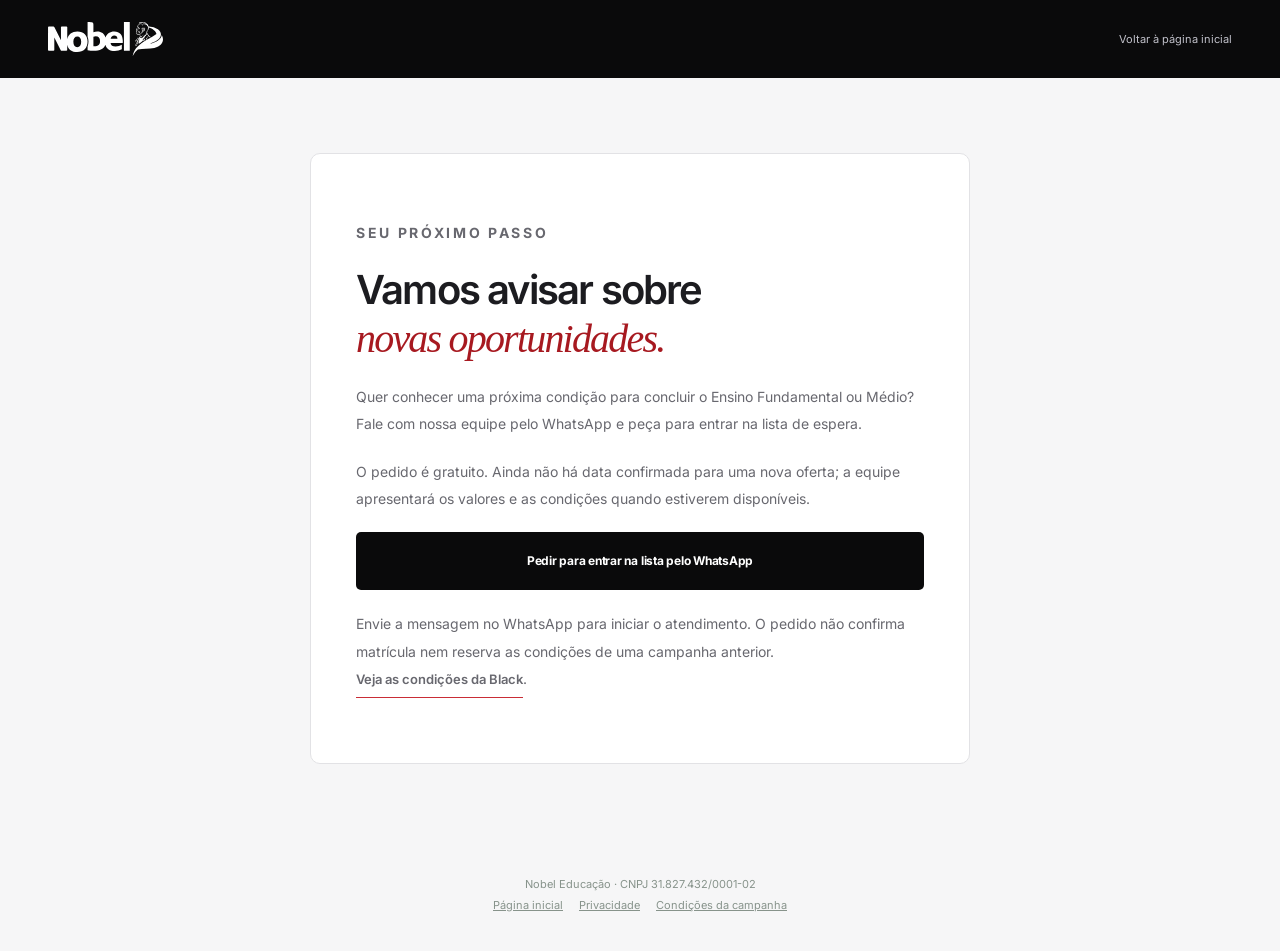
<file: lista-de-espera.html>
<!doctype html>
<html lang="pt-BR">
<head>
  <meta charset="utf-8">
  <meta name="robots" content="noindex">
  <meta name="viewport" content="width=device-width, initial-scale=1">
  <meta name="theme-color" content="#090909">
  <title>Lista de espera | Nobel Educação</title>
  <meta name="description" content="Peça pelo WhatsApp para entrar na lista de espera e conhecer próximas condições para concluir os estudos com a Nobel Educação.">
  <link rel="icon" href="./assets/favicon.svg" type="image/svg+xml">
  <link rel="stylesheet" href="./styles.css">
  <script type="module" src="./app.js"></script>
</head>
<body class="simple-page">
  <a class="skip-link" href="#conteudo">Pular para o conteúdo</a>
  <header class="simple-header"><div class="container"><a href="./" aria-label="Voltar à Nobel Educação"><img src="./assets/logo-nobel.svg" alt="Nobel Educação" width="115" height="36"></a><a href="./">Voltar à página inicial</a></div></header>
  <main id="conteudo" class="simple-main"><div class="container"><section class="simple-card" aria-labelledby="lista-titulo">
    <p class="eyebrow">SEU PRÓXIMO PASSO</p>
    <h1 id="lista-titulo">Vamos avisar sobre<br><em>novas oportunidades.</em></h1>
    <p>Quer conhecer uma próxima condição para concluir o Ensino Fundamental ou Médio? Fale com nossa equipe pelo WhatsApp e peça para entrar na lista de espera.</p>
    <p>O pedido é gratuito. Ainda não há data confirmada para uma nova oferta; a equipe apresentará os valores e as condições quando estiverem disponíveis.</p>
    <a class="button button-navy" href="https://wa.me/5575999170827?text=Ol%C3%A1%21%20Quero%20entrar%20na%20lista%20de%20espera%20do%20Supletivo%20EJA%20Nobel%20e%20receber%20informa%C3%A7%C3%B5es%20sobre%20pr%C3%B3ximas%20condi%C3%A7%C3%B5es%20para%20concluir%20meus%20estudos.">Pedir para entrar na lista pelo WhatsApp</a>
    <p>Envie a mensagem no WhatsApp para iniciar o atendimento. O pedido não confirma matrícula nem reserva as condições de uma campanha anterior. <a class="text-link" href="./termos.html">Veja as condições da Black</a>.</p>
  </section></div></main>
  <footer class="simple-footer"><p>Nobel Educação · CNPJ 31.827.432/0001-02</p><p><a href="./">Página inicial</a><a href="./privacidade.html">Privacidade</a><a href="./termos.html">Condições da campanha</a></p></footer>
</body>
</html>
</file>
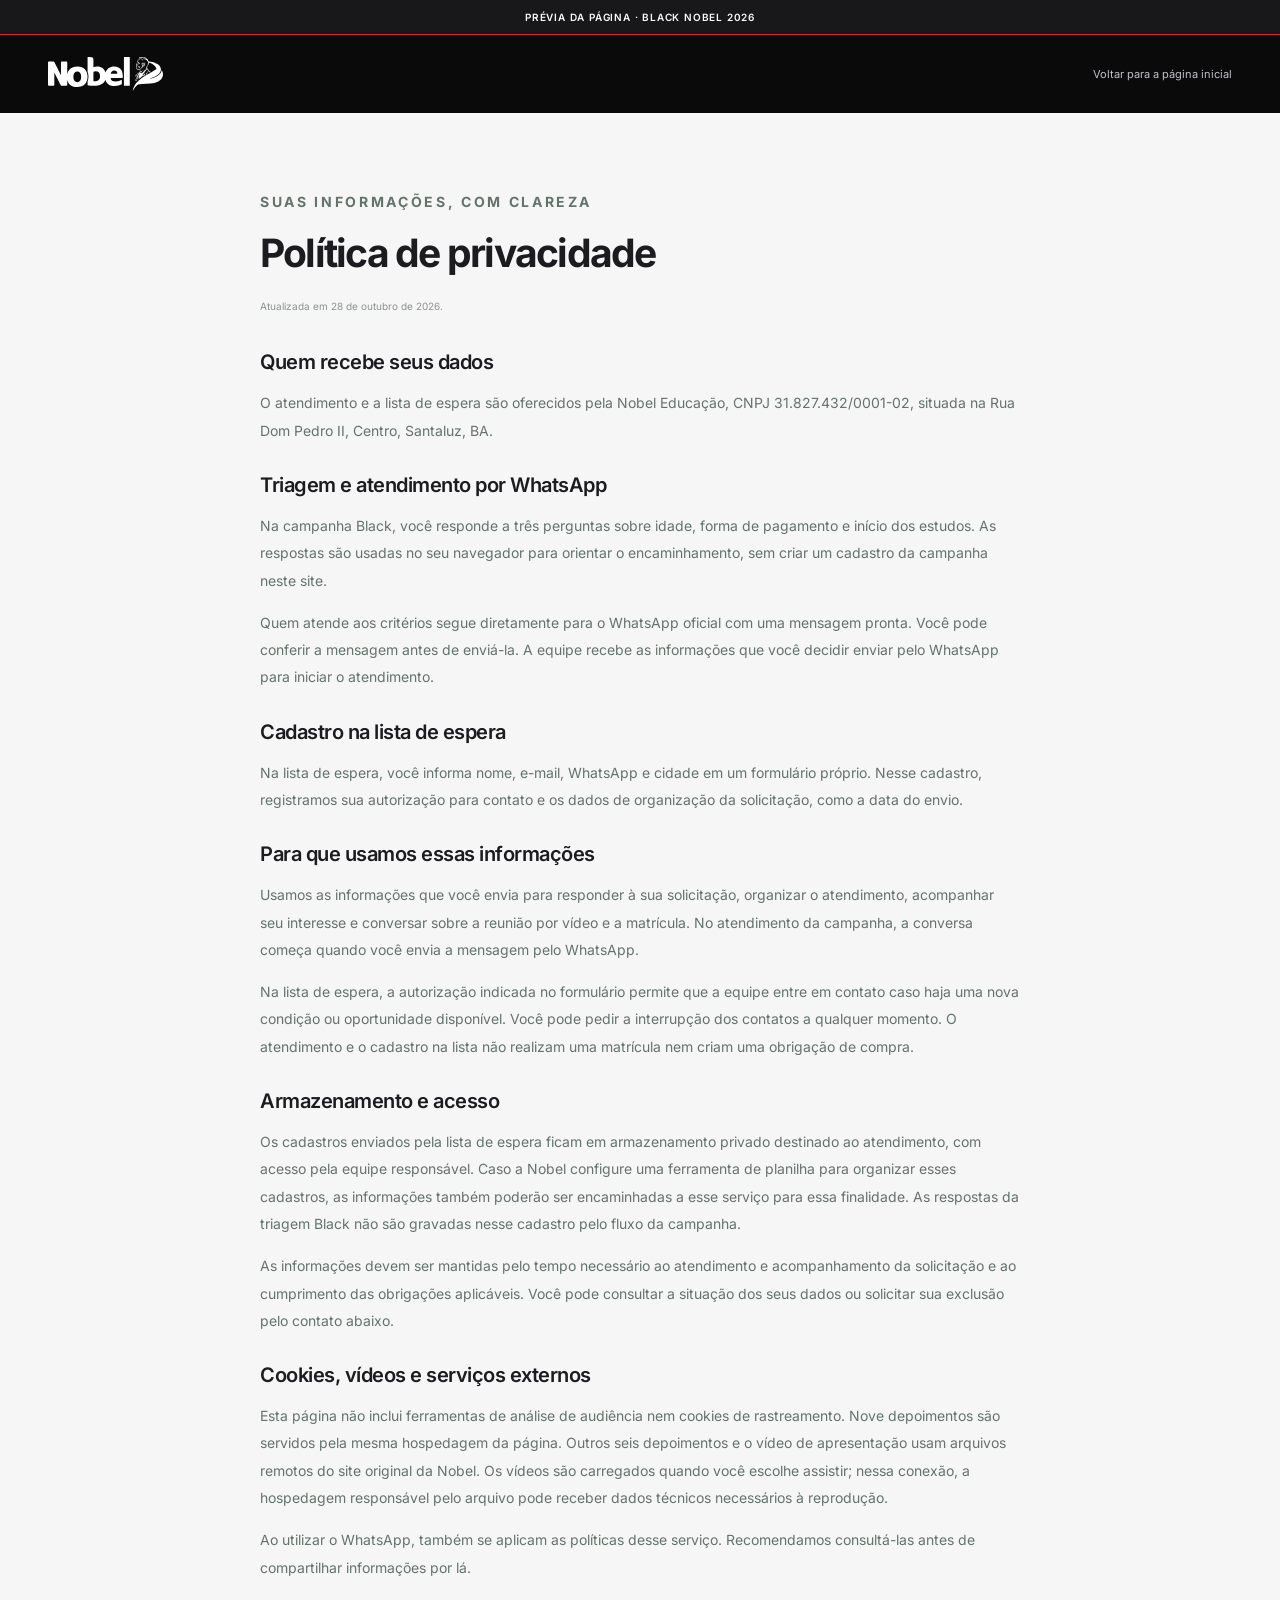
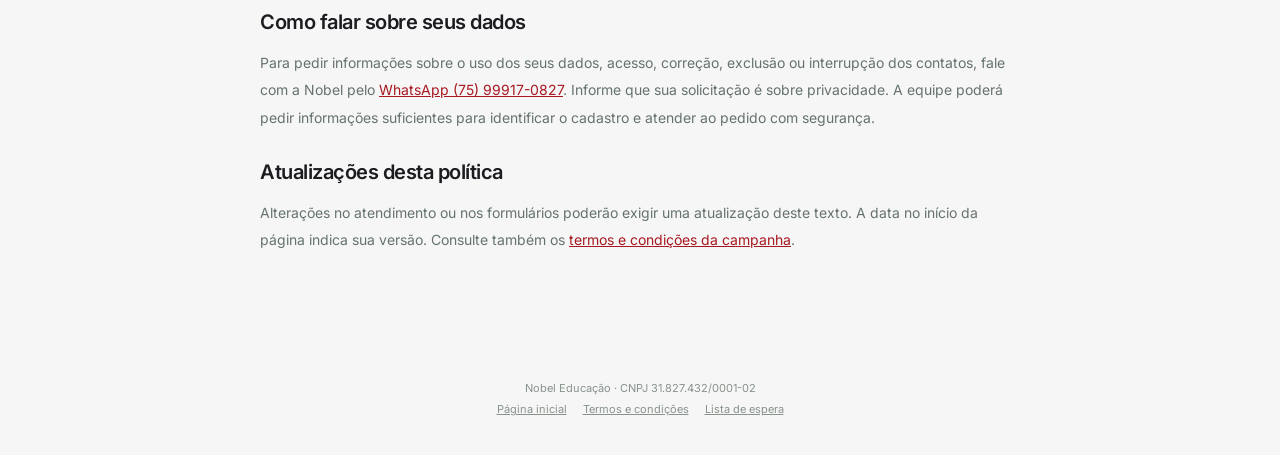
<file: privacidade.html>
<!doctype html>
<html lang="pt-BR">
<head>
  <meta charset="utf-8">
  <meta name="viewport" content="width=device-width, initial-scale=1">
  <meta name="theme-color" content="#090909">
  <title>Prévia — Privacidade | Nobel Educação</title>
  <meta name="description" content="Saiba como a Nobel Educação trata as informações do atendimento por WhatsApp e da lista de espera e como solicitar informações, correção ou exclusão.">
  <link rel="icon" href="./assets/favicon.svg" type="image/svg+xml">
  <link rel="stylesheet" href="./styles.css">
</head>
<body class="simple-page">
  <aside class="preview-banner" aria-label="Aviso de prévia">PRÉVIA DA PÁGINA · BLACK NOBEL 2026</aside>
  <a class="skip-link" href="#conteudo">Pular para o conteúdo</a>
  <header class="simple-header">
    <div class="container">
      <a href="./" aria-label="Nobel Educação — página inicial"><img src="./assets/logo-nobel.svg" alt="Nobel Educação" width="115" height="36"></a>
      <a href="./">Voltar para a página inicial</a>
    </div>
  </header>
  <main id="conteudo" class="simple-main">
    <article class="container legal-document">
      <p class="eyebrow">SUAS INFORMAÇÕES, COM CLAREZA</p>
      <h1>Política de privacidade</h1>
      <p class="updated">Atualizada em 28 de outubro de 2026.</p>

      <h2>Quem recebe seus dados</h2>
      <p>O atendimento e a lista de espera são oferecidos pela Nobel Educação, CNPJ 31.827.432/0001-02, situada na Rua Dom Pedro II, Centro, Santaluz, BA.</p>

      <h2>Triagem e atendimento por WhatsApp</h2>
      <p>Na campanha Black, você responde a três perguntas sobre idade, forma de pagamento e início dos estudos. As respostas são usadas no seu navegador para orientar o encaminhamento, sem criar um cadastro da campanha neste site.</p>
      <p>Quem atende aos critérios segue diretamente para o WhatsApp oficial com uma mensagem pronta. Você pode conferir a mensagem antes de enviá-la. A equipe recebe as informações que você decidir enviar pelo WhatsApp para iniciar o atendimento.</p>

      <h2>Cadastro na lista de espera</h2>
      <p>Na lista de espera, você informa nome, e-mail, WhatsApp e cidade em um formulário próprio. Nesse cadastro, registramos sua autorização para contato e os dados de organização da solicitação, como a data do envio.</p>

      <h2>Para que usamos essas informações</h2>
      <p>Usamos as informações que você envia para responder à sua solicitação, organizar o atendimento, acompanhar seu interesse e conversar sobre a reunião por vídeo e a matrícula. No atendimento da campanha, a conversa começa quando você envia a mensagem pelo WhatsApp.</p>
      <p>Na lista de espera, a autorização indicada no formulário permite que a equipe entre em contato caso haja uma nova condição ou oportunidade disponível. Você pode pedir a interrupção dos contatos a qualquer momento. O atendimento e o cadastro na lista não realizam uma matrícula nem criam uma obrigação de compra.</p>

      <h2>Armazenamento e acesso</h2>
      <p>Os cadastros enviados pela lista de espera ficam em armazenamento privado destinado ao atendimento, com acesso pela equipe responsável. Caso a Nobel configure uma ferramenta de planilha para organizar esses cadastros, as informações também poderão ser encaminhadas a esse serviço para essa finalidade. As respostas da triagem Black não são gravadas nesse cadastro pelo fluxo da campanha.</p>
      <p>As informações devem ser mantidas pelo tempo necessário ao atendimento e acompanhamento da solicitação e ao cumprimento das obrigações aplicáveis. Você pode consultar a situação dos seus dados ou solicitar sua exclusão pelo contato abaixo.</p>

      <h2>Cookies, vídeos e serviços externos</h2>
      <p>Esta página não inclui ferramentas de análise de audiência nem cookies de rastreamento. Nove depoimentos são servidos pela mesma hospedagem da página. Outros seis depoimentos e o vídeo de apresentação usam arquivos remotos do site original da Nobel. Os vídeos são carregados quando você escolhe assistir; nessa conexão, a hospedagem responsável pelo arquivo pode receber dados técnicos necessários à reprodução.</p>
      <p>Ao utilizar o WhatsApp, também se aplicam as políticas desse serviço. Recomendamos consultá-las antes de compartilhar informações por lá.</p>

      <h2>Como falar sobre seus dados</h2>
      <p>Para pedir informações sobre o uso dos seus dados, acesso, correção, exclusão ou interrupção dos contatos, fale com a Nobel pelo <a href="https://wa.me/5575999170827" target="_blank" rel="noopener">WhatsApp (75) 99917-0827</a>. Informe que sua solicitação é sobre privacidade. A equipe poderá pedir informações suficientes para identificar o cadastro e atender ao pedido com segurança.</p>

      <h2>Atualizações desta política</h2>
      <p>Alterações no atendimento ou nos formulários poderão exigir uma atualização deste texto. A data no início da página indica sua versão. Consulte também os <a href="./termos.html">termos e condições da campanha</a>.</p>
    </article>
  </main>
  <footer class="simple-footer">
    <p>Nobel Educação · CNPJ 31.827.432/0001-02</p>
    <p><a href="./">Página inicial</a><a href="./termos.html">Termos e condições</a><a href="./lista-de-espera.html">Lista de espera</a></p>
  </footer>
</body>
</html>
</file>
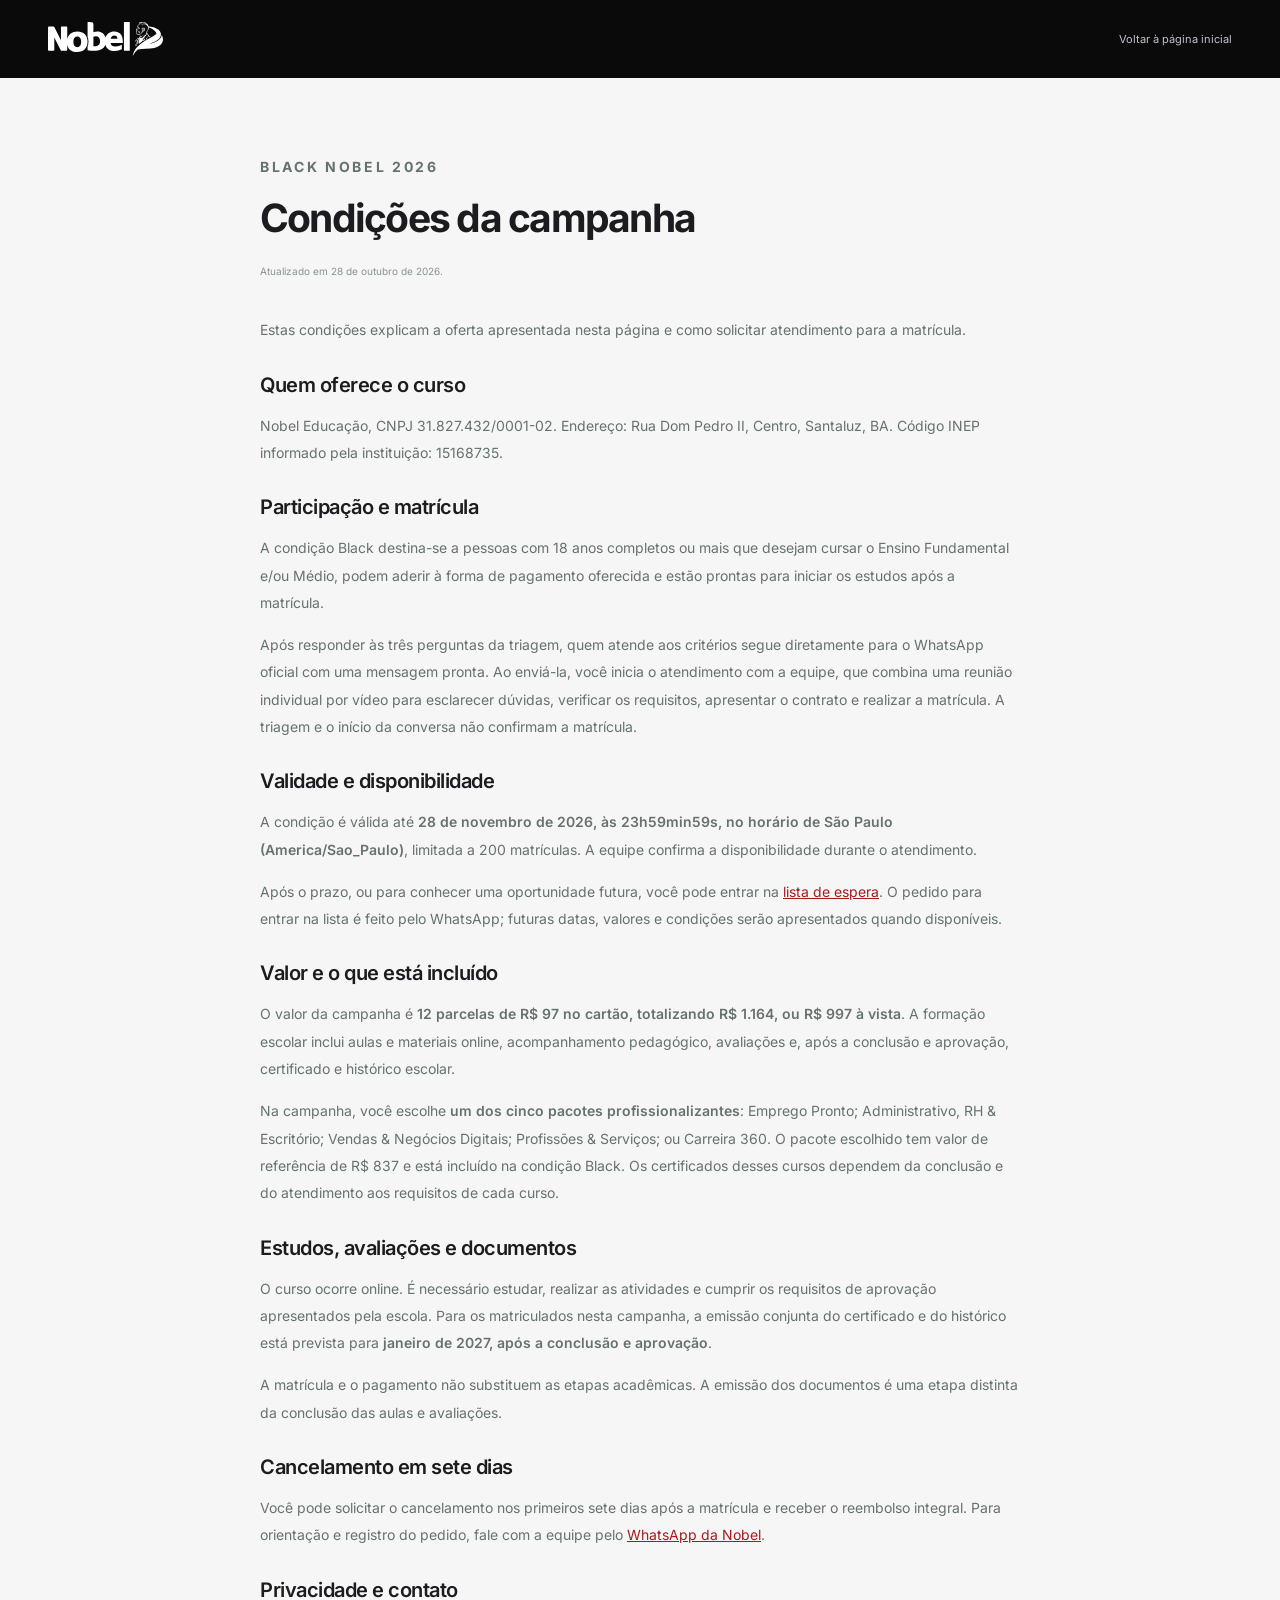
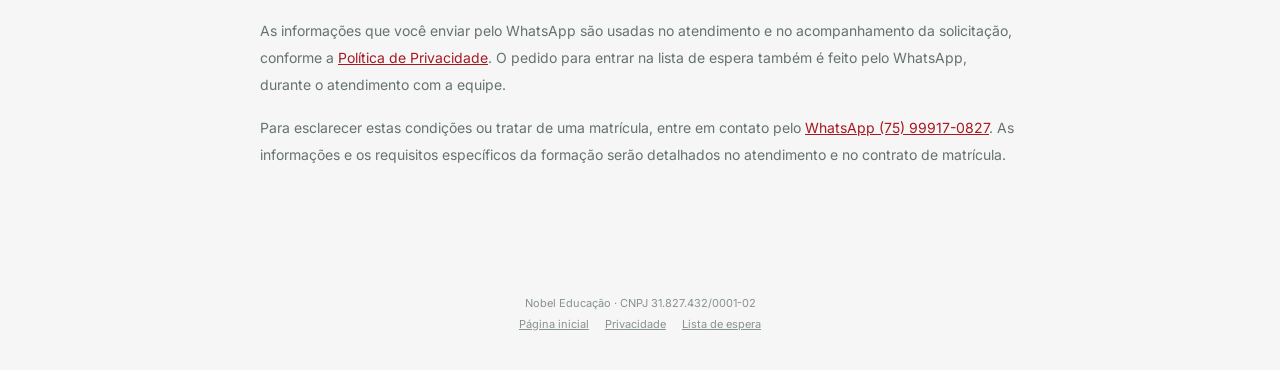
<file: termos.html>
<!doctype html>
<html lang="pt-BR">
<head>
  <meta charset="utf-8">
  <meta name="robots" content="noindex">
  <meta name="viewport" content="width=device-width, initial-scale=1">
  <meta name="theme-color" content="#090909">
  <title>Condições da campanha | Black Nobel 2026</title>
  <meta name="description" content="Condições da campanha Black Nobel 2026, matrícula, pagamento, pacote profissionalizante e cancelamento.">
  <link rel="icon" href="./assets/favicon.svg" type="image/svg+xml">
  <link rel="stylesheet" href="./styles.css">
</head>
<body class="simple-page">
  <a class="skip-link" href="#conteudo">Pular para o conteúdo</a>
  <header class="simple-header"><div class="container"><a href="./" aria-label="Voltar à Black Nobel"><img src="./assets/logo-nobel.svg" alt="Nobel Educação" width="115" height="36"></a><a href="./">Voltar à página inicial</a></div></header>
  <main id="conteudo" class="simple-main"><article class="container legal-document">
    <p class="eyebrow">BLACK NOBEL 2026</p>
    <h1>Condições da campanha</h1>
    <p class="updated">Atualizado em 28 de outubro de 2026.</p>
    <p>Estas condições explicam a oferta apresentada nesta página e como solicitar atendimento para a matrícula.</p>

    <h2>Quem oferece o curso</h2>
    <p>Nobel Educação, CNPJ 31.827.432/0001-02. Endereço: Rua Dom Pedro II, Centro, Santaluz, BA. Código INEP informado pela instituição: 15168735.</p>

    <h2>Participação e matrícula</h2>
    <p>A condição Black destina-se a pessoas com 18 anos completos ou mais que desejam cursar o Ensino Fundamental e/ou Médio, podem aderir à forma de pagamento oferecida e estão prontas para iniciar os estudos após a matrícula.</p>
    <p>Após responder às três perguntas da triagem, quem atende aos critérios segue diretamente para o WhatsApp oficial com uma mensagem pronta. Ao enviá-la, você inicia o atendimento com a equipe, que combina uma reunião individual por vídeo para esclarecer dúvidas, verificar os requisitos, apresentar o contrato e realizar a matrícula. A triagem e o início da conversa não confirmam a matrícula.</p>

    <h2>Validade e disponibilidade</h2>
    <p>A condição é válida até <strong>28 de novembro de 2026, às 23h59min59s, no horário de São Paulo (America/Sao_Paulo)</strong>, limitada a 200 matrículas. A equipe confirma a disponibilidade durante o atendimento.</p>
    <p>Após o prazo, ou para conhecer uma oportunidade futura, você pode entrar na <a href="./lista-de-espera.html">lista de espera</a>. O pedido para entrar na lista é feito pelo WhatsApp; futuras datas, valores e condições serão apresentados quando disponíveis.</p>

    <h2>Valor e o que está incluído</h2>
    <p>O valor da campanha é <strong>12 parcelas de R$ 97 no cartão, totalizando R$ 1.164, ou R$ 997 à vista</strong>. A formação escolar inclui aulas e materiais online, acompanhamento pedagógico, avaliações e, após a conclusão e aprovação, certificado e histórico escolar.</p>
    <p>Na campanha, você escolhe <strong>um dos cinco pacotes profissionalizantes</strong>: Emprego Pronto; Administrativo, RH &amp; Escritório; Vendas &amp; Negócios Digitais; Profissões &amp; Serviços; ou Carreira 360. O pacote escolhido tem valor de referência de R$ 837 e está incluído na condição Black. Os certificados desses cursos dependem da conclusão e do atendimento aos requisitos de cada curso.</p>

    <h2>Estudos, avaliações e documentos</h2>
    <p>O curso ocorre online. É necessário estudar, realizar as atividades e cumprir os requisitos de aprovação apresentados pela escola. Para os matriculados nesta campanha, a emissão conjunta do certificado e do histórico está prevista para <strong>janeiro de 2027, após a conclusão e aprovação</strong>.</p>
    <p>A matrícula e o pagamento não substituem as etapas acadêmicas. A emissão dos documentos é uma etapa distinta da conclusão das aulas e avaliações.</p>

    <h2>Cancelamento em sete dias</h2>
    <p>Você pode solicitar o cancelamento nos primeiros sete dias após a matrícula e receber o reembolso integral. Para orientação e registro do pedido, fale com a equipe pelo <a href="https://wa.me/5575999170827" target="_blank" rel="noopener noreferrer">WhatsApp da Nobel</a>.</p>

    <h2>Privacidade e contato</h2>
    <p>As informações que você enviar pelo WhatsApp são usadas no atendimento e no acompanhamento da solicitação, conforme a <a href="./privacidade.html">Política de Privacidade</a>. O pedido para entrar na lista de espera também é feito pelo WhatsApp, durante o atendimento com a equipe.</p>
    <p>Para esclarecer estas condições ou tratar de uma matrícula, entre em contato pelo <a href="https://wa.me/5575999170827" target="_blank" rel="noopener noreferrer">WhatsApp (75) 99917-0827</a>. As informações e os requisitos específicos da formação serão detalhados no atendimento e no contrato de matrícula.</p>
  </article></main>
  <footer class="simple-footer"><p>Nobel Educação · CNPJ 31.827.432/0001-02</p><p><a href="./">Página inicial</a><a href="./privacidade.html">Privacidade</a><a href="./lista-de-espera.html">Lista de espera</a></p></footer>
</body>
</html>
</file>
<file: styles.css>
@font-face{font-family:Inter;src:url('./assets/inter-regular.woff2') format('woff2');font-weight:400;font-display:swap}
@font-face{font-family:Inter;src:url('./assets/inter-medium.woff2') format('woff2');font-weight:500;font-display:swap}
@font-face{font-family:Inter;src:url('./assets/inter-semibold.woff2') format('woff2');font-weight:600;font-display:swap}
@font-face{font-family:Inter;src:url('./assets/inter-bold.woff2') format('woff2');font-weight:700;font-display:swap}
:root{--navy:#0a0a0b;--navy-soft:#19191c;--gold:#d51e29;--gold-light:#ff959c;--paper:#f6f6f7;--white:#fff;--ink:#1c1c20;--muted:#68686f;--line:#e2e2e5;--green:#218553;--font:Inter,system-ui,sans-serif}
*{box-sizing:border-box}html{scroll-behavior:smooth;scroll-padding-top:24px}body{margin:0;color:var(--ink);background:var(--white);font-family:var(--font);font-size:15px;line-height:1.7;-webkit-font-smoothing:antialiased}body:has(dialog[open]){overflow:hidden}button,input{font:inherit}button,a,input,summary{-webkit-tap-highlight-color:transparent}button,a{touch-action:manipulation}a{color:inherit;text-decoration:none}button{cursor:pointer}img{max-width:100%;height:auto;display:block}button{color:inherit}h1,h2,h3,p{margin:0}h1,h2,h3{line-height:1.15;letter-spacing:-.045em}h2{font-size:clamp(32px,3.3vw,46px);font-weight:600}h3{font-size:20px;letter-spacing:-.025em}em{font-family:Georgia,'Times New Roman',serif;font-weight:400}strong,b{font-weight:600}fieldset{border:0;margin:0;padding:0;min-width:0}[hidden]{display:none!important}::selection{background:var(--gold);color:white}:focus-visible{outline:3px solid #d51e29;outline-offset:5px}dialog:focus-visible{outline:none}.container{width:min(1240px,calc(100% - 96px));margin-inline:auto}.section{padding:108px 0}.icon{display:inline-block;flex-shrink:0;width:24px;height:24px;fill:none;stroke:currentColor;stroke-width:1.65;stroke-linecap:round;stroke-linejoin:round;vertical-align:middle}.svg-sprite,.sr-only{position:absolute;width:1px;height:1px;padding:0;margin:-1px;overflow:hidden;clip:rect(0,0,0,0);white-space:nowrap;border:0}.skip-link{position:fixed;top:8px;left:8px;z-index:100;background:var(--gold);padding:12px 20px;transform:translateY(-150%)}.skip-link:focus{transform:translateY(0);color:white}.eyebrow{display:flex;align-items:center;gap:10px;font-size:10px;font-weight:700;letter-spacing:.19em;line-height:1.5;color:#a71920;margin-bottom:20px}.eyebrow.light{color:var(--gold-light)}.status-dot{display:inline-block;flex:none;width:6px;height:6px;border-radius:50%;background:var(--gold)}.button{display:inline-flex;align-items:center;justify-content:center;gap:18px;min-height:58px;padding:16px 24px;border:1px solid transparent;border-radius:5px;font-size:14px;font-weight:700;letter-spacing:-.02em;line-height:1.4;transition:background .2s,transform .2s,box-shadow .2s}.button:hover{transform:translateY(-2px)}.button:active{transform:translateY(0)}.button-gold{background:var(--gold);color:white;box-shadow:0 5px 20px #0000000d}.button-gold:hover{background:#b9131c;box-shadow:0 8px 24px #00000014}.button-navy{background:var(--navy);color:white}.button-navy:hover{background:#303034}.button:disabled{opacity:.5;cursor:not-allowed;transform:none}.button-arrow{display:flex;align-items:center;justify-content:center;width:30px;height:30px;background:#ffffff20;border-radius:50%}.button .icon{width:20px;height:20px}.icon-button{display:inline-flex;align-items:center;justify-content:center;padding:10px;background:transparent;border:1px solid var(--line);border-radius:50%;width:44px;height:44px;flex-shrink:0;transition:background .2s}.icon-button:hover{background:#d51e2914}.text-link{display:inline-flex;align-items:center;gap:12px;font-size:13px;font-weight:600;border-bottom:1px solid #c92d36;padding-bottom:5px}.text-link:hover{color:#a71920}.announcement{height:32px;display:flex;align-items:center;justify-content:center;gap:14px;font-size:9px;font-weight:600;letter-spacing:.17em;background:var(--gold);color:white}.spark{font-size:13px}.announcement-divider{opacity:.4}.site-header{background:var(--navy);color:white}.header-inner{display:flex;align-items:center;justify-content:space-between;height:91px;border-bottom:1px solid #ffffff15}.brand{display:flex;align-items:center;gap:20px}.brand img{width:122px;height:auto;max-height:42px}.brand>span{border-left:1px solid #ffffff33;padding-left:18px;font-size:8px;font-weight:500;letter-spacing:.13em;line-height:1.7;color:#b9b9c0}nav{display:flex;align-items:center;gap:29px;font-size:11px;font-weight:500}nav>a:hover{color:var(--gold)}nav .header-contact{margin-left:15px;padding:10px 15px;border:1px solid #ffffff33;border-radius:5px;display:flex;align-items:center;gap:17px}.header-contact .icon{width:17px;height:17px}.menu-toggle{display:none;color:white;border-color:#ffffff33}.hero{background:var(--navy);color:white;overflow:hidden}.hero-grid{display:grid;grid-template-columns:1.2fr 1fr;gap:66px;padding-top:48px;padding-bottom:45px;align-items:center}.hero-copy .eyebrow{margin-bottom:19px}.hero h1{font-size:clamp(44px,4.1vw,61px);font-weight:600;line-height:1.09;letter-spacing:-.055em}.hero h1>span{color:var(--gold)}.hero-description{color:#bfbfc5;font-size:13px;line-height:1.85;max-width:490px;margin-top:22px}.hero-description strong{color:#e7e9e9;font-weight:500}.hero-price{display:flex;align-items:center;gap:24px;margin:20px 0 19px}.hero-price>div{display:flex;align-items:baseline;gap:8px}.hero-price .installments{font-size:19px;color:#ceced4}.hero-price strong{font-size:44px;letter-spacing:-.06em;line-height:1.2;white-space:nowrap}.hero-price strong span{font-size:24px}.hero-price>p{font-size:12px;border-left:1px solid #ffffff24;padding-left:22px;line-height:1.8;color:#bdbdc4}.hero-price b{color:white}.hero-price small{display:block;font-size:9px;color:#aaaab2}.hero-cta{min-width:355px;justify-content:space-between;padding:13px 16px 13px 22px}.hero-microcopy{font-size:9px;color:#b1b1b9;max-width:354px;line-height:1.7;margin-top:11px}.bonus-pill{display:flex;align-items:center;gap:13px;padding-top:20px;margin-top:18px;border-top:1px solid #ffffff16;max-width:354px;font-size:11px;color:#c6c6cd;line-height:1.5}.bonus-pill .icon{color:var(--gold);width:27px;height:27px}.bonus-pill b{color:var(--gold-light);font-weight:500}.bonus-pill small{display:block;font-size:9px;color:#a9a9b2;margin-top:3px}.hero-visual{position:relative;min-width:0;margin:13px 0 48px}.graduate-photo{height:570px;width:100%;border-radius:240px 240px 12px 12px;overflow:hidden;position:relative;border:1px solid #d51e2955;background:#0a0a0b}.graduate-photo>img{height:100%;width:100%;object-fit:cover;object-position:69% center}.graduate-photo:after{content:'';position:absolute;inset:0;background:linear-gradient(0deg,#0a0a0b 0%,transparent 36%,transparent 70%,#0a0a0b20)}.photo-caption{position:absolute;bottom:27px;left:28px;right:20px;z-index:1;text-align:center}.photo-caption>span{display:block;letter-spacing:.18em;text-transform:uppercase;font-size:9px;color:#c9c9cf}.photo-caption strong{display:block;font-family:Georgia,serif;font-style:italic;font-weight:400;color:var(--gold-light);font-size:38px;letter-spacing:-.03em}.hero-edition{position:absolute;top:35px;left:-25px;z-index:2;border:1px solid #b9232b;background:#0a0a0bf0;color:var(--gold);height:108px;width:108px;border-radius:50%;display:flex;flex-direction:column;align-items:center;justify-content:center;line-height:1.05;font-size:20px;letter-spacing:-.04em;transform:rotate(-10deg)}.hero-edition>b{font-size:24px}.hero-edition small{font-size:7px;letter-spacing:.14em;margin-top:7px}.hero-note{position:absolute;bottom:-48px;left:25px;right:25px;display:flex;align-items:center;gap:14px;background:var(--paper);color:var(--ink);padding:19px 20px;border-radius:6px;font-size:11px;line-height:1.65;box-shadow:0 10px 24px #0003}.note-icon{width:39px;height:39px;background:#d51e2914;color:#a71920;border-radius:50%;display:grid;place-items:center}.note-check{margin-left:auto;color:#a71920;display:grid;place-items:center;border:1px solid #e1b7ba;width:27px;height:27px;border-radius:50%}.note-check .icon{width:15px;height:15px}.trust-strip{display:grid;grid-template-columns:repeat(4,1fr);border-top:1px solid #ffffff1b;padding-top:25px;padding-bottom:28px;gap:24px}.trust-strip>span{font-size:10px;display:grid;grid-template-columns:27px 1fr;align-items:center;column-gap:9px;color:#e2e6e8;line-height:1.5}.trust-strip .icon{grid-row:1/3;color:var(--gold);width:22px;height:22px}.trust-strip small{grid-column:2;font-size:8px;color:#a9a9b2;margin-top:3px}.deadline-section{background:var(--paper);border-bottom:1px solid var(--line)}.deadline-inner{padding-top:23px;padding-bottom:23px;display:flex;align-items:center;justify-content:space-between;gap:25px}.deadline-copy{display:flex;align-items:center;gap:15px}.deadline-copy>.icon{width:32px;height:32px;color:#a71920}.deadline-copy p{font-size:13px;font-weight:600}.deadline-copy span{font-size:9px;color:var(--muted)}.countdown{display:flex;align-items:center;gap:12px;flex-shrink:0}.countdown>div{text-align:center;min-width:35px}.countdown b{display:block;font-variant-numeric:tabular-nums;font-size:28px;letter-spacing:-.06em;line-height:1.2;font-weight:500}.countdown span{font-size:7px;text-transform:uppercase;letter-spacing:.15em;color:#7b817e}.countdown i{font-size:19px;color:#aab0aa;font-style:normal;align-self:flex-start}.seat-note{display:flex;gap:8px;align-items:center;font-size:9px;color:#68716d;white-space:nowrap}.seat-note .status-dot{background:#8f9e7a;width:5px;height:5px}.school-grid{display:grid;grid-template-columns:1fr 1fr;gap:85px;align-items:center}.school-copy>p:not(.eyebrow){font-size:13px;line-height:1.95;color:var(--muted);margin-top:25px;max-width:460px}.school-copy h2 em{color:#a71920}.check-list{list-style:none;margin:25px 0;padding:0;display:grid;gap:13px}.check-list li{display:flex;align-items:flex-start;gap:10px;font-size:11px;line-height:1.6}.check-list .icon{width:16px;height:16px;margin-top:1px;color:#b31d25}.school-partners{border-top:1px solid var(--line);padding-top:20px;margin-top:29px}.school-partners>span{font-size:7px;font-weight:600;letter-spacing:.15em;color:#868c8e}.school-partners>div{display:flex;align-items:center;gap:25px;margin-top:12px}.school-partners img{width:auto;max-width:115px;max-height:40px;object-fit:contain}.partner-separator{height:28px;width:1px;background:var(--line)}.school-collage{position:relative;display:grid;grid-template-columns:1fr 1fr;gap:12px;padding-bottom:30px}.school-photo{border-radius:6px;object-fit:cover;width:100%;height:190px}.main-photo{grid-column:1/-1;height:255px}.years-badge{position:absolute;left:-30px;bottom:4px;display:flex;align-items:center;gap:12px;background:var(--gold);color:white;border:8px solid white;padding:14px 25px 14px 20px;border-radius:5px;line-height:1.4}.years-badge b{font-size:41px;letter-spacing:-.06em;line-height:1}.years-badge>span{font-size:10px}.institutional-video{display:grid;grid-template-columns:.75fr 1fr;width:100%;margin-top:60px;background:var(--paper);border:1px solid var(--line);padding:0;text-align:left;border-radius:8px;overflow:hidden;transition:box-shadow .2s}.institutional-video:hover{box-shadow:0 12px 35px #0a0a0b13}.institutional-thumbnail{position:relative;overflow:hidden;display:block;min-height:260px}.institutional-thumbnail>img{width:100%;height:100%;object-fit:cover;filter:brightness(.82)}.play-button{position:absolute;top:50%;left:50%;transform:translate(-50%,-50%);display:grid;place-items:center;border:1px solid #ffffffaa;background:#ffffff20;backdrop-filter:blur(4px);border-radius:50%;width:62px;height:62px;color:white}.play-button .icon{width:22px;height:22px;fill:currentColor;stroke-width:0;margin-left:3px}.institutional-copy{padding:32px 50px;display:flex;flex-direction:column;align-items:flex-start;justify-content:center}.institutional-copy .eyebrow{font-size:8px;margin-bottom:15px}.institutional-copy>strong{font-size:24px;line-height:1.3;letter-spacing:-.035em;font-weight:500}.institutional-copy>span:not(.eyebrow):not(.text-link){font-size:11px;color:var(--muted);margin-top:12px}.institutional-copy .text-link{font-size:11px;margin-top:21px}.formation-section{background:var(--paper)}.section-heading{margin-bottom:48px}.section-heading p:not(.eyebrow){font-size:12px;color:var(--muted);margin-top:18px;line-height:1.9}.section-heading em{color:#a71920}.section-heading.centered{text-align:center}.centered .eyebrow{justify-content:center}.formation-grid{display:grid;grid-template-columns:repeat(4,1fr);gap:18px}.formation-card{position:relative;background:white;padding:27px 24px 25px;border:1px solid var(--line);border-radius:6px;display:flex;flex-direction:column;align-items:flex-start}.card-icon{display:grid;place-items:center;width:46px;height:46px;background:#fbe8ea;color:#a71920;border-radius:50%;margin-bottom:30px}.card-icon .icon{width:23px;height:23px}.card-number{position:absolute;top:33px;right:24px;font-size:10px;letter-spacing:.1em;color:#a6aaa5}.formation-card h3{font-size:17px;font-weight:600;line-height:1.4;min-height:48px;letter-spacing:-.03em}.formation-card p{font-size:11px;color:var(--muted);line-height:1.9;margin:13px 0 28px}.card-detail{font-size:7px;letter-spacing:.12em;font-weight:700;line-height:1.8;color:#a71920;margin-top:auto}.packages-heading{display:grid;grid-template-columns:1.2fr 1fr;gap:70px;align-items:center}.packages-heading>p{max-width:450px}.included-tag{display:inline-flex;align-items:center;gap:9px;color:#a71920;font-size:11px;font-weight:600;margin-top:18px}.included-tag .icon{width:18px;height:18px}.package-grid{display:grid;grid-template-columns:repeat(6,1fr);gap:20px}.package-card{grid-column:span 2;position:relative;border:1px solid var(--line);border-radius:6px;padding:31px 28px;background:#fff;display:flex;align-items:flex-start;flex-direction:column;min-height:345px}.package-card:nth-last-child(2){grid-column:2/span 2}.package-card:last-child{grid-column:4/span 2}.package-card.featured{background:var(--navy);color:white;border-color:var(--navy)}.package-badge{position:absolute;top:-11px;right:20px;font-size:7px;font-weight:700;letter-spacing:.1em;color:white;background:var(--gold);padding:5px 11px;border-radius:2px}.package-index{font-size:15px;font-weight:500;color:#a71920;display:flex;gap:13px;align-items:center;margin-bottom:24px}.package-index span{font-size:6px;letter-spacing:.13em;color:#9ba19d;font-weight:600}.package-card h3{font-size:27px;font-weight:500;line-height:1.2;letter-spacing:-.045em}.package-card.featured h3{color:var(--gold-light)}.course-count{font-size:9px;margin-top:13px;border:1px solid var(--line);border-radius:20px;padding:3px 10px;color:#7a837f}.featured .course-count{border-color:#ffffff33;color:#c9c9cf}.package-card>p{font-size:11px;line-height:1.9;color:var(--muted);margin-top:19px;margin-bottom:23px}.featured>p{color:#bdbdc5}.package-bottom{display:flex;align-items:center;gap:7px;flex-wrap:wrap;font-size:8px;border-top:1px solid var(--line);padding-top:17px;margin-top:auto;width:100%;color:#7b8784}.package-bottom .icon{width:13px;height:13px;color:#a71920}.package-bottom>span{margin-left:auto;color:var(--gold-light);font-weight:500}.featured .package-bottom{border-color:#ffffff22;color:#cbcad2}.section-footnote{font-size:10px;color:#7b858b;line-height:1.9;text-align:center;max-width:650px;margin:30px auto 0}.process-section{background:var(--paper)}.timeline{display:grid;grid-template-columns:repeat(5,1fr);gap:25px;list-style:none;padding:0;margin:0;position:relative}.timeline:before{content:'';height:1px;position:absolute;top:23px;left:24px;right:80px;background:#dedee1}.timeline li{position:relative}.timeline li>span{display:grid;place-items:center;position:relative;z-index:1;width:48px;height:48px;background:var(--paper);border:1px solid #d8a3a7;border-radius:50%;font-size:12px;color:#a71920;margin-bottom:23px}.timeline li:last-child>span{background:var(--gold);border-color:var(--gold);color:white}.timeline h3{font-size:14px;font-weight:600;letter-spacing:-.025em;line-height:1.5;margin-bottom:9px}.timeline p{font-size:10px;line-height:1.9;color:var(--muted)}.transparency-note{display:flex;align-items:flex-start;gap:17px;border-top:1px solid #dfe0d8;padding:26px 0 0;margin-top:38px;color:#77817e}.transparency-note>.icon{width:20px;height:20px;color:#a71920;margin-top:3px}.transparency-note p{font-size:10px;line-height:1.9;max-width:950px}.transparency-note strong{display:block;color:#52615f;font-weight:600}.testimonials-section{overflow:hidden}.testimonials-heading{display:flex;align-items:flex-end;justify-content:space-between;gap:25px}.carousel-controls{display:flex;gap:9px;margin-bottom:7px}.rotate-arrow{transform:rotate(180deg)}.testimonials-track{display:flex;gap:20px;overflow-x:auto;scroll-snap-type:x mandatory;scrollbar-width:thin;scrollbar-color:#dca3a7 transparent;padding:0 0 17px}.story-card{position:relative;flex:0 0 calc((100% - 60px)/4);aspect-ratio:3/4.05;overflow:hidden;border-radius:6px;border:0;padding:0;background:var(--navy);text-align:left;scroll-snap-align:start}.story-card:after{content:'';position:absolute;inset:0;background:linear-gradient(0deg,#0a0a0bf0 0%,#0a0a0b55 35%,transparent 70%)}.story-card>img{width:100%;height:100%;object-fit:cover;transition:transform .35s}.story-card:hover>img{transform:scale(1.04)}.story-play{position:absolute;top:18px;left:18px;width:36px;height:36px;border:1px solid #ffffff88;background:#0a0a0b33;backdrop-filter:blur(3px);border-radius:50%;color:white;display:grid;place-items:center;z-index:1}.story-play .icon{fill:white;stroke:0;width:13px;height:13px;margin-left:2px}.story-caption{position:absolute;z-index:1;bottom:20px;left:20px;right:20px;color:white;display:flex;flex-direction:column;line-height:1.7}.story-caption strong{font-size:16px;letter-spacing:-.035em;font-weight:500}.story-caption>span{font-size:10px;color:#bfbfc6}.story-caption small{font-size:8px;margin-top:15px;color:var(--gold-light)}.prints-disclosure{margin-top:30px;border-top:1px solid var(--line)}.prints-disclosure>summary{display:flex;align-items:center;justify-content:space-between;gap:15px;padding:23px 0;font-size:12px;font-weight:500;cursor:pointer;list-style:none}.prints-disclosure>summary::-webkit-details-marker{display:none}.prints-disclosure>summary>span{display:flex;align-items:center;gap:12px;color:#7a8385;font-size:10px;font-weight:400}.prints-disclosure>summary .icon{width:17px;height:17px}.prints-grid{display:grid;grid-template-columns:repeat(3,1fr);gap:18px;padding:20px 0}.prints-grid>button{background:var(--paper);border:1px solid var(--line);border-radius:5px;padding:12px;text-align:left}.prints-grid img{width:100%;height:280px;object-fit:contain}.prints-grid>button>span{display:block;font-size:9px;padding:12px 3px 0;color:#77817e}.offer-section{background:var(--navy);color:white;position:relative}.offer-grid{display:grid;grid-template-columns:1fr .95fr;gap:100px;align-items:center}.offer-copy h2{font-size:clamp(38px,4vw,54px);line-height:1.12}.offer-copy h2 em{color:var(--gold)}.offer-copy>p:not(.eyebrow){color:#b8b8c1;font-size:12px;line-height:1.95;max-width:420px;margin-top:23px}.offer-copy .check-list{margin-top:28px;gap:15px}.offer-copy .check-list li{font-size:11px;color:#d6d6dc}.offer-copy .check-list .icon{color:var(--gold)}.offer-guarantee{display:flex;gap:18px;border-top:1px solid #ffffff23;padding-top:25px;margin-top:32px;max-width:430px}.offer-guarantee>.icon{width:36px;height:36px;color:var(--gold)}.offer-guarantee p{font-size:11px;line-height:1.9}.offer-guarantee p span{display:block;font-size:10px;color:#b0b0ba;margin-top:5px}.price-card{background:var(--paper);color:var(--ink);border-radius:9px;overflow:hidden}.price-card-label{display:block;text-align:center;background:var(--gold);color:white;padding:14px 18px;letter-spacing:.18em;font-size:9px;font-weight:700}.price-card-inner{padding:30px 35px;text-align:center}.price-card-inner>p:first-child{font-size:14px;font-weight:500;margin-bottom:18px}.price-old{font-size:11px;color:#7b858a}.offer-price{display:flex;align-items:baseline;justify-content:center;gap:13px;line-height:1.3;margin-top:4px}.offer-price>span{font-size:24px;font-weight:500;color:#a71920}.offer-price strong{font-size:74px;letter-spacing:-.075em;font-weight:600;white-space:nowrap}.offer-price small{font-size:29px}.price-total{font-size:9px;color:#7d8789}.cash-price{display:block;font-size:16px;margin:14px 0 23px}.cash-price b{font-weight:600}.price-bonus{display:flex;justify-content:center;align-items:center;gap:12px;background:#fff0f1;border:1px solid #edc9cd;border-radius:4px;padding:13px 10px;margin-bottom:23px;text-align:left;font-size:10px;line-height:1.65;color:#7a4c50}.price-bonus .icon{color:#a71920;width:26px;height:26px}.price-bonus b{color:#3b3032;font-weight:500}.price-card .button{width:100%;font-size:12px;gap:10px;padding-inline:12px}.price-microcopy{font-size:8px;max-width:280px;margin:11px auto 20px;color:#7e8785;line-height:1.8}.payment-methods{display:flex;align-items:center;justify-content:center;gap:19px}.payment-methods>span{font-size:9px;color:#8a9497}.payment-methods img{max-height:20px;object-fit:contain;filter:grayscale(1);opacity:.7}.price-secure{font-size:8px;color:#7d8c8c;margin-top:16px;display:flex;align-items:center;justify-content:center;gap:6px}.price-secure .icon{width:13px;height:13px;color:#75937c}.savings{margin-top:75px;padding-top:45px;border-top:1px solid #ffffff25;display:grid;grid-template-columns:.7fr 1fr;gap:65px;align-items:center}.savings .eyebrow{font-size:8px;margin-bottom:15px}.savings h3{font-size:23px;line-height:1.4;font-weight:500}.savings>div>p:not(.eyebrow){font-size:10px;line-height:1.9;color:#b3b3bd;max-width:270px;margin-top:13px}.table-scroll{overflow:auto}table{width:100%;border-collapse:collapse;text-align:left}th,td{font-size:10px;padding:17px 9px;border-bottom:1px solid #ffffff1c;white-space:nowrap}thead th{color:#b1b1bc;font-size:8px;font-weight:400;text-transform:uppercase;letter-spacing:.1em}tbody th{font-weight:400;color:#c4c4ce}tbody td{color:#d1d1da}td:nth-child(3){color:var(--gold-light)}td:last-child{color:#dcdce2}td small{display:block;font-size:8px;color:#b0b0bb;margin-top:4px}td>b{display:inline-block;font-size:8px;border-radius:3px;margin-left:5px;background:#d51e292b;padding:2px 5px;color:#ffb9be}.credibility-section{background:var(--paper)}.credibility-grid{display:grid;grid-template-columns:repeat(4,1fr);gap:0}.credibility-grid article{text-align:center;padding:28px 20px;border-right:1px solid #e0e1d8}.credibility-grid article:nth-child(4n){border-right:0}.credibility-grid article:nth-child(-n+4){border-bottom:1px solid #e0e1d8}.credibility-grid .icon{color:#a71920;width:28px;height:28px;margin-bottom:18px}.credibility-grid h3{font-size:12px;font-weight:600;line-height:1.5;letter-spacing:-.015em}.credibility-grid p{font-size:9px;line-height:1.8;color:#7f898b;margin-top:7px}.faq-layout{display:grid;grid-template-columns:.9fr 1.2fr;gap:95px;align-items:start}.faq-layout .section-heading{position:sticky;top:35px}.faq-layout .text-link{font-size:12px;margin-top:29px}.faq-list details{border-bottom:1px solid var(--line)}.faq-list details:first-child{border-top:1px solid var(--line)}.faq-list summary{list-style:none;cursor:pointer;display:flex;align-items:center;justify-content:space-between;gap:25px;font-size:12px;line-height:1.7;font-weight:500;padding:22px 0}.faq-list summary::-webkit-details-marker{display:none}.faq-list summary>span{font-size:20px;color:#a71920;font-weight:400;transition:transform .2s}.faq-list details[open] summary>span{transform:rotate(45deg)}.faq-list details>p{font-size:11px;color:var(--muted);line-height:1.9;padding:0 27px 25px 0}.final-section{padding:0 0 90px}.final-card{background:var(--navy);color:white;border-radius:8px;padding:58px 65px;display:flex;align-items:center;justify-content:space-between;gap:45px;position:relative;overflow:hidden}.final-card:after{content:'';position:absolute;right:-130px;top:-170px;width:550px;height:550px;border:1px solid #d51e2930;border-radius:50%;pointer-events:none}.final-card .eyebrow{font-size:8px;margin-bottom:17px}.final-card h2{font-size:39px;line-height:1.2}.final-card h2 em{color:var(--gold)}.final-card p:not(.eyebrow){font-size:11px;color:#b8b8c2;margin-top:18px}.final-card>div{z-index:1}.final-card .button{font-size:12px;white-space:nowrap}.final-note{display:block;text-align:center;font-size:8px;color:#a7a7b1;margin-top:14px}.site-footer{background:#f1f2ed;color:#74817f;padding:48px 0 22px;font-size:10px}.footer-top{display:flex;align-items:center;gap:35px;padding-bottom:30px;border-bottom:1px solid #dcdfd7}.footer-top .brand{background:var(--navy);padding:13px 19px;border-radius:4px}.footer-top .brand img{width:100px;max-height:33px}.footer-top>p{font-size:11px;line-height:1.8;color:#8a9491}.footer-top>div{margin-left:auto;display:flex;gap:25px;font-size:10px;color:#5d716e}.footer-info{display:flex;align-items:center;justify-content:space-between;gap:30px;padding:24px 0;font-size:8px;line-height:2}.footer-info>p:last-child{display:flex;gap:20px;white-space:nowrap}.footer-info a:hover,.footer-top a:hover{text-decoration:underline}.footer-bottom{display:flex;justify-content:space-between;gap:20px;font-size:7px;border-top:1px solid #dcdfd7;padding-top:17px;color:#8a9993}.sticky-enroll{display:none}.enrollment-dialog{border:0;max-width:530px;width:calc(100% - 32px);max-height:calc(100dvh - 32px);padding:38px 40px;border-radius:12px;color:var(--ink);background:var(--paper);overflow-y:auto;box-shadow:0 30px 100px #0006}.enrollment-dialog::backdrop,.video-dialog::backdrop,.image-dialog::backdrop{background:#09090bde;backdrop-filter:blur(5px)}.dialog-close{position:absolute;right:16px;top:16px;border:0;width:35px;height:35px}.dialog-close .icon{width:20px;height:20px}.dialog-brand{display:block;font-size:10px;font-weight:700;letter-spacing:.16em;margin-bottom:31px}.dialog-brand>span{color:#a71920;font-weight:400;margin-left:7px}.enrollment-dialog .eyebrow{font-size:8px;margin-bottom:14px}.enrollment-dialog h2{font-size:33px;line-height:1.18;font-weight:600;outline:none}.dialog-intro{font-size:11px;line-height:1.85;color:var(--muted);margin-top:17px;margin-bottom:24px}.triage-meta{display:flex;justify-content:space-between;align-items:center;font-size:7px;letter-spacing:.09em;color:#8a8f85;margin-top:28px}.triage-meta>b{font-size:9px;letter-spacing:0;color:#a71920}.progress-track{height:3px;border-radius:2px;background:#e0e0d5;margin:10px 0 27px;overflow:hidden}.progress-track>span{display:block;height:100%;background:#d51e29;transition:width .25s}.enrollment-dialog legend{font-size:15px;font-weight:500;line-height:1.6;margin-bottom:22px;letter-spacing:-.015em}.answer-option{display:flex;align-items:center;gap:12px;position:relative;border:1px solid #d7dbd2;border-radius:5px;padding:15px 14px;font-size:11px;line-height:1.7;margin-bottom:10px;background:white;cursor:pointer}.answer-option:has(input:checked){border-color:#bf2029;background:#d51e290c;box-shadow:0 0 0 1px #d51e2922}.answer-option input{width:16px;height:16px;accent-color:#bf2029;flex-shrink:0}.answer-option i{display:none}.triage-actions{display:flex;align-items:center;justify-content:space-between;gap:25px;margin-top:25px}.triage-actions .button{margin-left:auto;min-height:48px;font-size:11px;min-width:145px}.text-button{border:0;background:none;color:#788780;font-size:11px;padding:10px 0}.dialog-security{font-size:8px;line-height:1.8;color:#97a09a;display:flex;align-items:center;gap:7px;margin-top:23px}.dialog-security .icon{width:13px;height:13px}.form-field{margin-bottom:17px}.form-field label{display:block;font-size:10px;font-weight:500;margin-bottom:6px}.form-field input{width:100%;min-height:45px;border:1px solid #d9ddd6;background:white;border-radius:4px;padding:11px 12px;font-size:11px;color:var(--ink)}.form-field input::placeholder{color:#a3aaa5}.form-field input:focus{border-color:#bf2029}.form-row{display:grid;grid-template-columns:1fr 1fr;gap:15px}.consent{display:flex;align-items:flex-start;gap:10px;font-size:9px;line-height:1.8;color:#7d8781;cursor:pointer;margin:5px 0 15px}.consent input{width:16px;height:16px;flex-shrink:0;accent-color:var(--navy);margin-top:2px}.consent a{text-decoration:underline;color:#53665c}.form-feedback{font-size:10px;line-height:1.8;color:#af3c32;margin:12px 0}.form-feedback:empty{display:none}.enrollment-dialog #lead-submit{width:100%;font-size:12px;min-height:51px}.result-symbol{display:grid;place-items:center;width:58px;height:58px;border-radius:50%;color:#a71920;background:#fff0f1;margin:5px 0 25px}.result-symbol .icon{width:28px;height:28px}.enrollment-dialog [data-modal-view=ineligible]>p:not(.dialog-intro){font-size:11px;color:#77867e;margin-bottom:24px;line-height:1.9}.enrollment-dialog [data-modal-view=ineligible]>.button,.enrollment-dialog [data-modal-view=success]>.button{font-size:11px;width:100%;margin-top:7px}.video-dialog{border:0;background:var(--navy);color:white;padding:0;border-radius:9px;width:min(900px,calc(100% - 32px));max-height:calc(100dvh - 32px);box-shadow:0 20px 70px #0006}.video-dialog-header{display:flex;align-items:center;justify-content:space-between;gap:20px;padding:12px 15px 12px 22px}.video-dialog-header h2{font-size:13px;letter-spacing:-.02em;font-weight:500}.video-dialog-header .icon-button{border:0}.video-dialog video{display:block;width:100%;max-height:calc(100dvh - 120px);background:black}.image-dialog{border:0;background:var(--paper);padding:50px 18px 16px;border-radius:9px;width:fit-content;max-width:calc(100vw - 32px);max-height:calc(100dvh - 32px);overflow:auto}.image-dialog>img{max-height:calc(100dvh - 130px);width:auto;max-width:100%;object-fit:contain;margin:auto}.image-dialog>p{font-size:9px;text-align:center;padding-top:12px;color:var(--muted)}.noscript-note{background:var(--gold);padding:20px;font-size:13px;position:relative;z-index:5}.noscript-note a{text-decoration:underline}.campaign-expired .countdown{opacity:.4}.campaign-expired .hero-cta{font-size:13px}.simple-page{background:var(--paper);min-height:100dvh}.simple-header{background:var(--navy);padding:22px 0}.simple-header .container{display:flex;align-items:center;justify-content:space-between;color:#c1c1ca;font-size:11px}.simple-header img{width:115px;max-height:36px}.simple-main{padding:75px 0}.simple-card{max-width:660px;margin:0 auto;background:white;border:1px solid var(--line);padding:45px;border-radius:10px}.simple-card h1{font-size:40px;font-weight:600;line-height:1.2}.simple-card h1 em{color:#a71920}.simple-card>p{font-size:12px;color:var(--muted);margin:20px 0;line-height:1.95}.simple-card .button{width:100%;font-size:12px}.legal-document{max-width:760px;margin:0 auto}.legal-document h1{font-size:39px;line-height:1.2;margin-bottom:20px}.legal-document .updated{font-size:10px;color:#89938b;margin-bottom:35px}.legal-document h2{font-size:20px;letter-spacing:-.025em;margin:30px 0 15px}.legal-document p,.legal-document li{font-size:12px;color:#65736b;line-height:1.95;margin-bottom:15px}.legal-document a{color:#a71920;text-decoration:underline}.simple-footer{text-align:center;padding:35px 20px;font-size:9px;line-height:1.9;color:#87938b}.simple-footer a{margin:0 8px;text-decoration:underline}.success-message{background:#eaf3e9;border:1px solid #bfd4bd;padding:14px;border-radius:5px;color:#366342!important}
@media(min-width:1600px){.hero-grid{gap:100px}.hero h1{font-size:66px}.graduate-photo{height:620px}}
@media(max-width:1100px){.container{width:calc(100% - 64px)}nav{gap:19px;font-size:10px}.brand>span{display:none}.hero-grid{gap:45px;grid-template-columns:1.2fr 1fr}.hero h1{font-size:48px}.graduate-photo{height:520px}.hero-edition{width:90px;height:90px;font-size:18px;left:-18px}.hero-edition>b{font-size:21px}.hero-edition small{font-size:6px}.hero-note{left:10px;right:10px;padding:17px 14px;gap:9px;font-size:9px}.hero-price{gap:14px}.hero-price>p{padding-left:14px}.hero-price strong{font-size:38px}.hero-price strong span{font-size:18px}.hero-cta{min-width:0;width:100%;max-width:355px;font-size:12px}.hero-description{font-size:12px}.seat-note{display:none}.school-grid{gap:50px}.school-photo{height:155px}.main-photo{height:240px}.school-copy h2{font-size:36px}.school-copy>p:not(.eyebrow){font-size:12px}.formation-grid{gap:12px}.formation-card{padding:23px 18px}.formation-card h3{font-size:15px}.card-number{right:18px;top:30px}.formation-card p{font-size:10px}.card-detail{font-size:6px}.packages-heading{gap:35px}.package-card{padding:27px 22px}.package-card h3{font-size:24px}.package-index span{font-size:5.5px}.offer-grid{gap:60px}.offer-price strong{font-size:60px}.price-card-inner{padding:27px}.savings{gap:40px}.faq-layout{gap:50px}.final-card{padding:48px}.final-card h2{font-size:34px}}
@media(max-width:800px){.container{width:calc(100% - 40px)}.section{padding:70px 0}.announcement{font-size:7px;gap:10px;letter-spacing:.13em;height:29px}.header-inner{height:73px;position:relative}.brand img{width:111px}.menu-toggle{display:flex;border:0}.site-header nav{display:none;position:absolute;top:73px;left:-20px;right:-20px;z-index:10;background:#19191c;box-shadow:0 20px 30px #0002;border-top:1px solid #ffffff18;padding:20px;align-items:stretch;gap:0;font-size:13px}.site-header nav.is-open{display:flex;flex-direction:column}.site-header nav>a{padding:13px 5px}.site-header nav .header-contact{margin:12px 0 0;padding:13px;justify-content:space-between}.hero-grid{gap:28px;padding-top:34px;padding-bottom:40px;grid-template-columns:1.15fr 1fr}.hero h1{font-size:37px}.hero-description{font-size:11px}.hero-copy .eyebrow{font-size:7px}.hero-price{display:block;margin-top:19px}.hero-price>p{border:0;padding:0;margin-top:8px}.hero-price small{display:inline;font-size:8px;margin-left:5px}.hero-microcopy{font-size:8px}.graduate-photo{height:460px}.hero-note{padding:12px 10px;left:0;right:0;gap:8px;font-size:8px}.note-icon{width:29px;height:29px}.note-check{display:none}.hero-edition{width:77px;height:77px;font-size:14px;top:25px}.hero-edition>b{font-size:18px}.hero-edition small{font-size:5px}.photo-caption strong{font-size:28px}.photo-caption>span{font-size:7px}.bonus-pill{font-size:9px;margin-top:15px;padding-top:15px}.bonus-pill small{font-size:8px}.hero-cta{min-height:51px;font-size:10px;padding:12px 11px;gap:9px}.hero-cta .button-arrow{width:23px;height:23px}.hero-cta .icon{width:16px;height:16px}.trust-strip{gap:15px;padding-top:20px;padding-bottom:22px;grid-template-columns:repeat(2,1fr)}.trust-strip>span{font-size:9px}.trust-strip small{font-size:7px}.deadline-copy>.icon{width:24px;height:24px}.deadline-copy p{font-size:11px}.deadline-copy span{font-size:8px}.deadline-inner{gap:20px}.countdown{gap:7px}.countdown>div{min-width:29px}.countdown b{font-size:23px}.countdown i{font-size:15px}.countdown span{font-size:6px}.school-grid{gap:40px;grid-template-columns:1fr}.school-copy>p:not(.eyebrow){max-width:100%;font-size:13px}.school-copy h2{font-size:39px}.school-copy h2 br:nth-of-type(2){display:none}.school-photo{height:190px}.main-photo{height:300px}.school-collage{margin-left:25px}.school-partners{max-width:420px}.institutional-video{grid-template-columns:1fr 1.1fr;margin-top:35px}.institutional-copy{padding:25px}.institutional-copy>strong{font-size:20px}.institutional-copy>span:not(.eyebrow):not(.text-link){font-size:10px}.institutional-thumbnail{min-height:260px}.formation-grid{grid-template-columns:repeat(2,1fr);gap:16px}.formation-card{padding:26px}.formation-card h3{font-size:17px;min-height:0}.formation-card p{font-size:11px}.card-number{right:26px;top:31px}.card-icon{margin-bottom:23px}.card-detail{font-size:7px}.packages-heading{grid-template-columns:1fr;gap:0}.packages-heading>p{max-width:540px}.package-grid{gap:16px}.package-card{grid-column:span 3;min-height:330px}.package-card:nth-last-child(2){grid-column:span 3}.package-card:last-child{grid-column:2/span 4}.package-card h3{font-size:25px}.package-index span{font-size:6px}.package-card>p{font-size:11px}.package-bottom{font-size:8px}.timeline{grid-template-columns:1fr;gap:25px}.timeline:before{top:25px;bottom:70px;left:24px;width:1px;height:auto;right:auto}.timeline li{padding-left:75px;min-height:72px}.timeline li>span{position:absolute;left:0;top:0;margin:0}.timeline h3{padding-top:1px;margin-bottom:5px;font-size:14px}.timeline p{font-size:11px;max-width:500px}.transparency-note{margin-top:30px}.story-card{flex-basis:calc((100% - 36px)/2.6)}.testimonials-track{gap:16px}.story-caption{left:16px;right:16px;bottom:16px}.story-caption strong{font-size:14px}.story-caption>span{font-size:9px}.story-caption small{font-size:7px}.story-play{top:14px;left:14px;width:32px;height:32px}.offer-grid{gap:40px}.offer-copy h2{font-size:37px}.offer-copy>p:not(.eyebrow){font-size:11px}.offer-copy .check-list li{font-size:10px}.offer-guarantee{gap:10px}.offer-guarantee>.icon{width:28px;height:28px}.offer-guarantee p{font-size:10px}.offer-guarantee p span{font-size:9px}.price-card-label{font-size:7px}.price-card-inner{padding:23px 20px}.price-card-inner>p:first-child{font-size:12px}.offer-price strong{font-size:47px}.offer-price small{font-size:21px}.offer-price>span{font-size:18px}.cash-price{font-size:13px}.price-bonus{font-size:9px;gap:9px}.price-card .button{font-size:10px;min-height:51px}.price-microcopy{font-size:7px}.payment-methods{gap:10px}.price-secure{font-size:7px}.savings{grid-template-columns:1fr;gap:23px;margin-top:50px;padding-top:35px}.savings>div>p:not(.eyebrow){max-width:none}.savings h3{font-size:22px}.savings .eyebrow{margin-bottom:10px}.credibility-grid{grid-template-columns:repeat(2,1fr)}.credibility-grid article{padding:24px 16px}.credibility-grid article:nth-child(4n){border-right:1px solid #e0e1d8}.credibility-grid article:nth-child(2n){border-right:0}.credibility-grid article:nth-child(-n+6){border-bottom:1px solid #e0e1d8}.faq-layout{grid-template-columns:1fr;gap:0}.faq-layout .section-heading{position:static;margin-bottom:30px}.faq-layout .text-link{margin-top:20px}.faq-list summary{font-size:12px;padding:20px 0}.final-section{padding-bottom:60px}.final-card{padding:38px;flex-direction:column;align-items:flex-start;gap:25px}.final-card h2{font-size:36px}.final-card .button{font-size:12px}.final-card:after{right:-200px;top:40px}.footer-info{align-items:flex-start;flex-direction:column;gap:17px}.footer-top{gap:23px}.footer-top>p{font-size:9px}.footer-top>div{gap:15px;font-size:9px}.footer-top .brand{padding:10px 13px}.footer-top .brand img{width:85px}.footer-bottom{font-size:6px}.simple-main{padding:50px 0}.simple-card{padding:32px}.simple-card h1{font-size:35px}}
@media(max-width:560px){.hero-grid{grid-template-columns:1fr;gap:36px;padding-top:34px}.hero-copy .eyebrow{font-size:8px;letter-spacing:.13em;margin-bottom:20px}.hero h1{font-size:clamp(36px,9.6vw,53px);line-height:1.1;letter-spacing:-.055em}.hero-description{font-size:12px;line-height:1.9;margin-top:22px;max-width:none}.hero-price{display:flex;gap:18px;margin:22px 0}.hero-price strong{font-size:42px}.hero-price .installments{font-size:18px}.hero-price strong span{font-size:21px}.hero-price>p{border-left:1px solid #ffffff25;padding-left:17px;margin:0;font-size:11px}.hero-price small{display:block;font-size:7px;margin-left:0;max-width:145px}.hero-cta{max-width:none;min-height:58px;font-size:12px;padding:13px 16px 13px 19px}.hero-cta .button-arrow{width:29px;height:29px}.hero-cta .icon{width:19px;height:19px}.hero-microcopy{font-size:8px;max-width:none;line-height:1.9;margin-top:12px}.bonus-pill{max-width:none;font-size:10px;margin-top:20px;padding-top:17px}.bonus-pill small{font-size:8px}.hero-visual{margin:5px 22px 32px}.graduate-photo{height:400px;border-radius:170px 170px 5px 5px}.hero-edition{width:87px;height:87px;font-size:17px;left:-17px;top:12px}.hero-edition>b{font-size:21px}.hero-edition small{font-size:6px}.hero-note{left:-14px;right:-14px;bottom:-32px;padding:16px;font-size:10px;gap:13px}.note-icon{width:35px;height:35px}.note-check{display:grid;margin-left:auto}.photo-caption strong{font-size:33px}.photo-caption>span{font-size:8px}.trust-strip{padding-top:22px;padding-bottom:25px;gap:21px 12px}.trust-strip>span{font-size:8px;column-gap:7px;grid-template-columns:22px 1fr}.trust-strip .icon{width:19px;height:19px}.trust-strip small{font-size:6px}.deadline-inner{flex-direction:column;align-items:center;text-align:center;padding-top:23px;padding-bottom:23px;gap:18px}.deadline-copy{gap:9px;align-items:center}.deadline-copy>.icon{width:22px;height:22px}.deadline-copy p{font-size:12px}.deadline-copy span{font-size:8px;line-height:1.8;display:block;max-width:270px}.countdown{gap:14px}.countdown>div{min-width:34px}.countdown b{font-size:28px}.countdown span{font-size:7px}.countdown i{font-size:19px}.section{padding:65px 0}.eyebrow{font-size:8px;letter-spacing:.14em;margin-bottom:17px}h2{font-size:33px}.section-heading{margin-bottom:34px}.section-heading p:not(.eyebrow){font-size:11px;margin-top:17px}.school-copy h2{font-size:34px}.school-copy>p:not(.eyebrow){font-size:12px;line-height:1.95}.check-list{gap:12px}.check-list li{font-size:10px}.school-grid{gap:30px}.school-collage{gap:8px;margin-left:15px;padding-bottom:23px}.school-photo{height:120px}.main-photo{height:220px}.years-badge{left:-20px;border-width:5px;padding:13px 17px;gap:10px}.years-badge b{font-size:32px}.years-badge>span{font-size:8px}.institutional-video{grid-template-columns:1fr;margin-top:30px}.institutional-thumbnail{min-height:0;aspect-ratio:16/9}.institutional-thumbnail>img{height:100%;position:absolute}.institutional-copy{padding:25px}.institutional-copy>strong{font-size:21px}.institutional-copy .eyebrow{margin-bottom:12px}.institutional-copy>span:not(.eyebrow):not(.text-link){font-size:10px}.formation-grid{gap:12px}.formation-card{padding:21px 17px}.card-number{top:26px;right:17px;font-size:8px}.card-icon{width:36px;height:36px;margin-bottom:20px}.card-icon .icon{width:20px;height:20px}.formation-card h3{font-size:14px;min-height:40px}.formation-card p{font-size:10px;line-height:1.9;margin-top:12px;margin-bottom:19px}.card-detail{font-size:6px}.package-grid{grid-template-columns:1fr;gap:20px}.package-card,.package-card:nth-last-child(2),.package-card:last-child{grid-column:auto;min-height:0;padding:27px}.package-card h3{font-size:29px}.package-card h3 br{display:none}.package-index{margin-bottom:17px;font-size:13px}.package-index span{font-size:6px}.package-card>p{font-size:11px;margin-bottom:23px}.package-bottom{font-size:9px;padding-top:16px}.course-count{margin-top:13px}.package-card.featured{padding-top:33px}.package-badge{right:24px;font-size:7px}.packages-heading{margin-bottom:34px}.packages-heading>p{font-size:11px}.included-tag{font-size:10px;line-height:1.7;align-items:flex-start}.included-tag .icon{margin-top:1px}.section-footnote{font-size:9px;margin-top:24px}.timeline{gap:24px}.timeline li{padding-left:65px}.timeline li>span{width:42px;height:42px;font-size:11px}.timeline:before{left:21px;bottom:80px}.timeline h3{font-size:13px}.timeline p{font-size:10px}.transparency-note{gap:12px;padding-top:20px;margin-top:24px}.transparency-note p{font-size:9px}.testimonials-heading{gap:12px;align-items:flex-end}.testimonials-heading h2{font-size:31px}.testimonials-heading p:not(.eyebrow){font-size:10px;max-width:235px}.carousel-controls{gap:6px}.carousel-controls .icon-button{width:31px;height:31px;padding:7px}.carousel-controls .icon{width:17px;height:17px}.story-card{flex-basis:74%;aspect-ratio:3/3.8}.testimonials-track{gap:14px;padding-bottom:12px}.story-caption{bottom:22px;left:21px;right:21px}.story-caption strong{font-size:19px}.story-caption>span{font-size:11px}.story-caption small{font-size:9px}.story-play{top:18px;left:18px;width:39px;height:39px}.prints-disclosure>summary{font-size:10px;gap:10px}.prints-disclosure>summary>span{font-size:8px;gap:5px;white-space:nowrap}.prints-disclosure>summary .icon{width:13px;height:13px}.prints-grid{grid-template-columns:repeat(2,1fr);gap:10px}.prints-grid>button{padding:7px}.prints-grid img{height:180px}.prints-grid>button>span{font-size:7px;padding-top:8px}.offer-grid{grid-template-columns:1fr;gap:35px}.offer-copy h2{font-size:42px}.offer-copy h2 br:last-of-type{display:none}.offer-copy>p:not(.eyebrow){font-size:12px;max-width:none}.offer-copy .check-list li{font-size:11px}.offer-guarantee{max-width:none;gap:16px;margin-top:26px;padding-top:23px}.offer-guarantee p{font-size:11px}.offer-guarantee p span{font-size:10px}.price-card-label{font-size:8px;padding:14px}.price-card-inner{padding:28px 24px}.price-card-inner>p:first-child{font-size:14px}.price-old{font-size:11px}.offer-price strong{font-size:71px}.offer-price small{font-size:26px}.offer-price>span{font-size:24px}.price-total{font-size:9px}.cash-price{font-size:16px}.price-bonus{font-size:10px;padding:13px}.price-card .button{font-size:11px;min-height:56px;gap:10px}.price-microcopy{font-size:8px}.payment-methods{gap:20px}.price-secure{font-size:8px}.savings{margin-top:42px;padding-top:30px;gap:23px}.savings h3{font-size:20px}.savings>div>p:not(.eyebrow){font-size:10px}th,td{padding:15px 5px;font-size:8px}thead th{font-size:6px;letter-spacing:.06em}td small{font-size:7px}td>b{display:block;width:fit-content;font-size:7px;margin-left:0;margin-top:5px}.credibility-grid article{padding:23px 10px}.credibility-grid h3{font-size:11px}.credibility-grid p{font-size:8px}.credibility-grid .icon{width:25px;height:25px;margin-bottom:15px}.faq-layout .section-heading{margin-bottom:28px}.faq-list summary{font-size:11px;gap:20px}.faq-list details>p{font-size:10px;padding-right:17px}.final-card{padding:30px 25px;gap:26px}.final-card h2{font-size:31px}.final-card .eyebrow{font-size:7px;letter-spacing:.12em}.final-card p:not(.eyebrow){font-size:10px}.final-card>div:last-of-type{width:100%}.final-card .button{width:100%;font-size:11px;min-height:53px}.final-note{font-size:7px}.final-section{padding-bottom:50px}.site-footer{padding-top:35px;padding-bottom:100px}.footer-top{flex-wrap:wrap;gap:20px}.footer-top .brand{padding:12px 15px}.footer-top .brand img{width:88px}.footer-top>p{font-size:10px}.footer-top>div{margin-left:0;width:100%;gap:24px;font-size:10px;padding-top:5px}.footer-info{font-size:7px;gap:18px;padding:22px 0;line-height:2.1}.footer-info>p:last-child{gap:20px}.footer-bottom{flex-direction:column;gap:8px;font-size:6px}.sticky-enroll{display:flex;position:fixed;bottom:0;left:0;right:0;z-index:20;background:#fffffff5;backdrop-filter:blur(10px);border-top:1px solid #d9ddd5;padding:12px 16px max(12px,env(safe-area-inset-bottom));align-items:center;justify-content:space-between;gap:14px;transform:translateY(110%);visibility:hidden;transition:transform .25s,visibility .25s}.sticky-enroll.is-visible{transform:translateY(0);visibility:visible}.sticky-enroll small{display:block;font-size:6px;letter-spacing:.12em;color:#a71920;line-height:1.4;margin-bottom:3px}.sticky-enroll strong{display:block;font-size:14px;font-weight:600;letter-spacing:-.04em;line-height:1.6;white-space:nowrap}.sticky-enroll strong span{display:block;font-size:8px;color:#7c8983;font-weight:400;letter-spacing:0}.sticky-enroll .button{font-size:10px;min-height:43px;padding:11px 13px;gap:8px;border-radius:3px}.sticky-enroll .icon{width:16px;height:16px}.enrollment-dialog{padding:32px 24px;max-height:calc(100dvh - 24px);width:calc(100% - 24px)}.dialog-brand{font-size:9px;margin-bottom:28px}.dialog-close{right:11px;top:12px}.enrollment-dialog h2{font-size:29px}.enrollment-dialog .eyebrow{font-size:7px;letter-spacing:.11em}.dialog-intro{font-size:10px;margin-top:15px;margin-bottom:23px}.enrollment-dialog legend{font-size:14px;margin-bottom:19px}.answer-option{font-size:10px;padding:15px 11px;gap:8px}.triage-actions{gap:16px}.triage-actions .button{font-size:10px;padding:13px 17px;min-width:145px}.form-field input{font-size:12px;min-height:46px}.form-field label{font-size:10px}.form-row{grid-template-columns:1fr;gap:0}.consent{font-size:9px}.enrollment-dialog #lead-submit{font-size:11px;min-height:50px}.video-dialog-header h2{font-size:11px}.video-dialog-header{padding-left:16px}.simple-main{padding:35px 0}.simple-card{padding:28px 22px}.simple-card h1{font-size:31px}.simple-card>p{font-size:11px}.simple-header{padding:18px 0}.simple-header .container{font-size:10px}.simple-header img{width:102px}.legal-document h1{font-size:32px}.legal-document h2{font-size:19px}.legal-document p,.legal-document li{font-size:11px}}
@media(prefers-reduced-motion:reduce){html{scroll-behavior:auto}*,*:before,*:after{transition:none!important;animation:none!important}.story-card:hover>img{transform:none}}

.form-feedback.is-success{color:#366342;background:#eaf3e9;border:1px solid #bfd4bd;padding:13px;border-radius:4px}
/* Keep the supporting copy comfortable to read, especially for adults on a phone. */
.hero-description{font-size:14px}.hero-microcopy{font-size:10px}.hero-price small{font-size:10px}.bonus-pill{font-size:12px}.bonus-pill small{font-size:10px}.trust-strip>span{font-size:11px}.trust-strip small{font-size:9px}.deadline-copy p{font-size:14px}.deadline-copy span{font-size:11px}.seat-note{font-size:11px}.countdown span{font-size:9px}.school-copy>p:not(.eyebrow){font-size:14px}.check-list li{font-size:13px}.school-partners>span{font-size:9px}.institutional-copy>span:not(.eyebrow):not(.text-link){font-size:13px}.institutional-copy .text-link{font-size:12px}.section-heading p:not(.eyebrow){font-size:14px}.formation-card p,.package-card>p{font-size:13px}.card-detail{font-size:8px}.package-bottom{font-size:10px}.course-count{font-size:11px}.package-index span{font-size:7px}.section-footnote{font-size:11px}.timeline p{font-size:12px}.timeline h3{font-size:15px}.transparency-note p{font-size:12px}.offer-copy>p:not(.eyebrow){font-size:14px}.offer-copy .check-list li{font-size:13px}.offer-guarantee p{font-size:13px}.offer-guarantee p span{font-size:11px}.price-microcopy{font-size:10px}.price-secure{font-size:10px}.price-bonus{font-size:12px}.savings>div>p:not(.eyebrow){font-size:12px}.credibility-grid h3{font-size:14px}.credibility-grid p{font-size:11px}.faq-list summary{font-size:14px}.faq-list details>p{font-size:13px}.final-card p:not(.eyebrow){font-size:13px}.final-note{font-size:10px}.footer-info{font-size:10px}.footer-bottom{font-size:9px}.form-field label{font-size:12px}.form-field input{font-size:16px}.consent{font-size:11px}.dialog-intro{font-size:13px}.enrollment-dialog legend{font-size:16px}.answer-option{font-size:13px}.dialog-security{font-size:10px}.form-feedback{font-size:12px}.simple-card>p,.legal-document p,.legal-document li{font-size:14px}.simple-footer{font-size:11px}
@media(max-width:800px){.formation-card{padding:23px 20px}.formation-card h3{font-size:17px}.package-index span{font-size:6px}.offer-grid{gap:35px}.price-card-inner{padding:25px 20px}.price-bonus{font-size:11px}.price-secure{font-size:8px}.final-note{font-size:9px}.deadline-copy span{font-size:10px}.trust-strip>span{font-size:10px}.trust-strip small{font-size:8px}}
@media(max-width:560px){.hero-description{font-size:13px}.hero-price small{font-size:8px}.hero-microcopy{font-size:10px}.bonus-pill{font-size:12px}.bonus-pill small{font-size:10px}.hero-cta{font-size:13px}.school-copy>p:not(.eyebrow){font-size:13px}.check-list li{font-size:12px}.section-heading p:not(.eyebrow){font-size:13px}.formation-card{padding:22px 15px}.formation-card h3{font-size:15px}.formation-card p{font-size:12px}.card-number{right:15px}.card-detail{font-size:7px}.package-card>p{font-size:13px}.package-bottom{font-size:11px}.package-index span{font-size:7px}.timeline p{font-size:12px}.timeline h3{font-size:14px}.transparency-note p{font-size:11px}.testimonials-heading p:not(.eyebrow){font-size:12px}.prints-disclosure>summary{font-size:11px}.offer-copy>p:not(.eyebrow){font-size:13px}.offer-copy .check-list li{font-size:12px}.offer-guarantee p{font-size:12px}.offer-guarantee p span{font-size:11px}.price-microcopy{font-size:10px}.price-secure{font-size:9px}.savings>div>p:not(.eyebrow){font-size:12px}th,td{font-size:10px}thead th{font-size:8px}td small{font-size:9px}.credibility-grid h3{font-size:13px}.credibility-grid p{font-size:10px}.faq-list summary{font-size:13px}.faq-list details>p{font-size:12px}.final-card p:not(.eyebrow){font-size:12px}.final-card .button{font-size:12px}.final-note{font-size:9px}.footer-info{font-size:9px}.footer-bottom{font-size:8px}.form-field label{font-size:12px}.form-field input{font-size:16px}.consent{font-size:11px}.dialog-intro{font-size:12px}.enrollment-dialog legend{font-size:16px}.answer-option{font-size:12px}.simple-card>p{font-size:13px}.legal-document p,.legal-document li{font-size:13px}}

/* Black Friday: charcoal surfaces, red accents and a clear before/after offer. */
.hero h1>span,.hero-edition{color:var(--gold-light)}
.skip-link{color:white}
.hero-microcopy{font-size:12px;line-height:1.8}
.hero-microcopy strong{color:white;font-weight:600}
.button-gold .button-arrow{background:#ffffff20;color:white}
.button-gold:focus-visible{outline-color:#ff959c}
.price-card{
  background:white;border:2px solid var(--gold);border-radius:12px;
  box-shadow:0 18px 50px #00000038;
}
.price-card-label{font-size:11px;letter-spacing:.13em;padding:15px 18px}
.price-card-inner{padding:28px 30px 30px}
.price-card-inner>p:first-child{font-size:16px;margin-bottom:18px;line-height:1.6}
.price-regular-block{
  display:grid;gap:3px;padding:13px 16px;background:#f2f2f4;
  border:1px solid #e1e1e5;border-radius:6px;line-height:1.5;
}
.price-regular-caption{color:#5e5e66;font-size:12px;font-weight:600;letter-spacing:.06em;text-transform:uppercase}
.price-regular-value{
  display:block;color:#62626a;font-size:26px;font-weight:600;letter-spacing:-.035em;
  text-decoration-color:#777780;text-decoration-thickness:2px;
}
.price-regular-note{display:block;color:#66666f;font-size:13px;line-height:1.5}
.offer-discount-badge{
  display:grid;grid-template-columns:1fr auto;gap:3px 14px;align-items:center;
  margin:15px 0 17px;padding:13px 17px;border-radius:6px;background:var(--gold);
  color:white;text-align:left;line-height:1.3;
}
.offer-discount-badge strong{grid-column:1;grid-row:1;font-size:27px;font-weight:700;letter-spacing:-.04em;color:white}
.offer-discount-badge span{grid-column:1;grid-row:2;font-size:12px;color:white}
.offer-discount-badge b{
  grid-column:2;grid-row:1/3;padding:8px 11px;border:1px solid #ffffff80;
  border-radius:5px;background:#00000016;color:white;font-size:23px;font-weight:700;line-height:1.2;
}
.price-current-caption{color:#a71920;font-size:12px;font-weight:700;letter-spacing:.12em;line-height:1.5;margin:0 0 5px}
.offer-price{gap:11px;margin-top:0;line-height:1.12}
.offer-price>span{font-size:30px;font-weight:600;color:#a71920}
.offer-price strong{font-size:82px;font-weight:700;letter-spacing:-.075em;color:#b9131c;line-height:1.12}
.offer-price small{font-size:31px;font-weight:600;letter-spacing:-.035em}
.price-total{font-size:13px;color:#5f5f68;margin-top:6px;line-height:1.6}
.cash-price{font-size:20px;color:var(--ink);line-height:1.5;margin:17px 0 6px}
.cash-price b{font-weight:700}
.cash-saving{
  display:block;font-size:13px;font-weight:500;color:#a71920;line-height:1.65;
  background:#fff0f1;border:1px solid #f0c4c8;border-radius:5px;padding:9px 12px;margin:0 0 19px;
}
.price-bonus{background:#fff4f5;border-color:#f0c4c8;color:#75464b;font-size:12px;line-height:1.65;margin-bottom:21px}
.price-bonus .icon{color:#b71923}
.price-bonus b{color:#572c31}
.price-card .button{font-size:14px;min-height:60px}
.price-microcopy{color:#66666d;font-size:11px;max-width:310px}
.price-secure{color:#626269;font-size:11px}
.price-secure .icon{color:#a71920}
.savings{grid-template-columns:.65fr 1.35fr;gap:35px;align-items:center}
.savings>div:first-child{padding-left:22px;border-left:3px solid var(--gold)}
.savings .eyebrow{font-size:10px;line-height:1.7}
.savings h3{font-size:26px;font-weight:600;line-height:1.35}
.savings>div>p:not(.eyebrow){font-size:13px;line-height:1.85;color:#b9b9c3;max-width:290px}
.savings .table-scroll{border:1px solid #ffffff24;border-radius:8px;background:#101012;max-width:100%;scrollbar-color:#d51e29 #202024}
.savings table{border-collapse:separate;border-spacing:0;width:100%;table-layout:auto}
.savings th,.savings td{font-size:13px;padding:19px 13px;border-bottom:1px solid #ffffff1c;vertical-align:middle}
.savings thead th{background:#1a1a1d;color:#c6c6cf;font-size:10px;font-weight:600;letter-spacing:.07em;line-height:1.5}
.savings tbody th{font-size:12px;font-weight:500;color:#f1f1f5}
.savings tbody tr:last-child th,.savings tbody tr:last-child td{border-bottom:0}
.savings .black-table-heading{background:var(--gold);color:white;font-weight:700}
.savings .regular-table-price{color:#bdbdc7}
.regular-table-price s{font-size:16px;font-weight:500;text-decoration-color:#c2c2cb;text-decoration-thickness:1px}
.savings td small{display:block;font-size:11px;color:#b7b7c2;line-height:1.6;margin-top:6px}
.savings .black-table-price{background:#d51e292a;color:white;border-inline:1px solid #d51e2944}
.black-table-price strong{display:block;font-size:22px;font-weight:700;letter-spacing:-.045em;line-height:1.3;color:white}
.savings .black-table-price small{color:#ffb8be}
.savings .economy-table-price{color:var(--gold-light)}
.economy-table-price strong{display:block;font-size:23px;font-weight:700;letter-spacing:-.045em;line-height:1.3;color:#ff959c}
.savings .economy-table-price b{
  display:inline-flex;align-items:center;justify-content:center;width:fit-content;
  background:var(--gold);color:white;font-size:12px;line-height:1.4;font-weight:700;
  padding:4px 8px;margin:7px 0 0;border-radius:3px;
}
@media(max-width:1050px){
  .price-card-inner{padding:26px 23px}.offer-price strong{font-size:73px}
  .offer-price>span{font-size:27px}.savings{grid-template-columns:.6fr 1.4fr;gap:25px}
  .savings th,.savings td{padding:17px 10px}.black-table-price strong{font-size:19px}
  .economy-table-price strong{font-size:20px}
}
@media(max-width:800px){
  .offer-price strong{font-size:66px}.offer-price>span{font-size:25px}.offer-price small{font-size:27px}
  .offer-discount-badge{padding:12px 14px}.offer-discount-badge strong{font-size:25px}
  .offer-discount-badge b{font-size:21px;padding:7px 9px}
  .savings{grid-template-columns:1fr;gap:25px}.savings>div>p:not(.eyebrow){max-width:none}
}
@media(max-width:560px){
  .hero-microcopy{font-size:12px;line-height:1.8}
  .price-card-inner{padding:22px 18px 25px}.price-card-label{font-size:10px;padding:13px 12px}
  .price-card-inner>p:first-child{font-size:15px;margin-bottom:14px}
  .price-regular-block{padding:11px 12px;gap:2px}.price-regular-value{font-size:24px}
  .price-regular-caption{font-size:12px}.price-regular-note{font-size:12px}
  .offer-discount-badge{margin:13px 0 14px;padding:12px 14px;gap:2px 12px}
  .offer-discount-badge strong{font-size:26px}.offer-discount-badge span{font-size:12px}
  .offer-discount-badge b{font-size:22px;padding:7px 10px}
  .price-current-caption{font-size:12px}.offer-price{gap:9px}
  .offer-price strong{font-size:74px}.offer-price>span{font-size:27px}.offer-price small{font-size:29px}
  .price-total{font-size:12px;margin-top:5px}.cash-price{font-size:19px;margin-top:15px}
  .cash-saving{font-size:12px;padding:9px 10px;margin-bottom:17px}
  .price-bonus{font-size:12px;padding:12px 10px}.price-card .button{font-size:13px;min-height:58px}
  .price-microcopy,.price-secure{font-size:11px}
  .savings{margin-top:42px;padding-top:30px;gap:23px}.savings>div:first-child{padding-left:17px}
  .savings h3{font-size:24px}.savings .eyebrow{font-size:10px}.savings>div>p:not(.eyebrow){font-size:13px}
  .savings table{min-width:328px}.savings th,.savings td{padding:15px 5px;font-size:12px}
  .savings thead th{font-size:9px;letter-spacing:.015em}.savings tbody th{font-size:11px}
  .regular-table-price s{font-size:14px}.black-table-price strong{font-size:15px}
  .economy-table-price strong{font-size:16px}.savings td small{font-size:10px;margin-top:5px;letter-spacing:-.025em}
  .savings .economy-table-price b{font-size:11px;padding:3px 6px;margin-top:6px}
}
@media(max-width:360px){
  .price-card-inner{padding-inline:15px}.offer-price strong{font-size:65px}
  .offer-price>span{font-size:23px}.offer-price small{font-size:25px}
  .offer-discount-badge strong{font-size:24px}.offer-discount-badge b{font-size:20px;padding:7px 8px}
}

@media(min-width:561px) and (max-width:800px){
  .price-card-inner{padding-inline:16px}
  .offer-price{gap:7px}.offer-price strong{font-size:clamp(48px,8vw,64px)}
  .offer-price>span{font-size:clamp(20px,3.3vw,25px)}.offer-price small{font-size:clamp(21px,3.4vw,27px)}
  .offer-discount-badge{padding:12px 10px;gap:3px 8px}
  .offer-discount-badge strong{font-size:23px}.offer-discount-badge b{font-size:16px;padding:7px 6px}
}
/* Red emphasis for the Black Friday headline. */
.hero h1>span{color:#ff4c58}

/* Uploaded testimonials keep real frames and load only when selected. */
.story-card[data-local-testimonial] img{object-position:center 20%}
.video-dialog video{max-height:calc(100vh - 230px);max-height:calc(100dvh - 230px);object-fit:contain}
.video-dialog-footer{padding:10px 18px 16px;display:grid;gap:8px}
.video-feedback{font-size:13px;line-height:1.6;color:#f5f5f7}
.video-actions{display:flex;flex-wrap:wrap;align-items:center;gap:12px}
.video-direct-link{display:inline-flex;align-items:center;min-height:44px;padding:8px 0;font-size:13px;color:var(--gold-light);text-decoration:underline;text-underline-offset:4px}
.video-dialog .button-outline{border-color:#ffffff66;color:white;background:transparent;min-height:44px;padding:10px 16px;font-size:13px}
.video-dialog .button-outline:hover{background:#ffffff16}

/* Static review only. The application's original styles and forms are unchanged. */
.preview-banner{padding:9px 18px;background:#18181b;color:#fafafa;border-bottom:1px solid #dc2636;text-align:center;font-size:10px;font-weight:600;letter-spacing:.08em;line-height:1.6}
.preview-form-notice{font-size:12px;line-height:1.8;color:#9f1c26;background:#fff0f1;border:1px solid #f2b8be;border-radius:5px;padding:12px 14px;margin:0 0 20px}
.preview-disabled-fields{border:0;padding:0;margin:0;opacity:.58;min-width:0}
.preview-disabled-fields input,.preview-disabled-fields button{cursor:not-allowed}
.preview-return{margin-top:18px;width:100%;font-size:12px}
@media(max-width:560px){.preview-banner{font-size:8px;padding:8px 12px;letter-spacing:.04em}}
</file>
